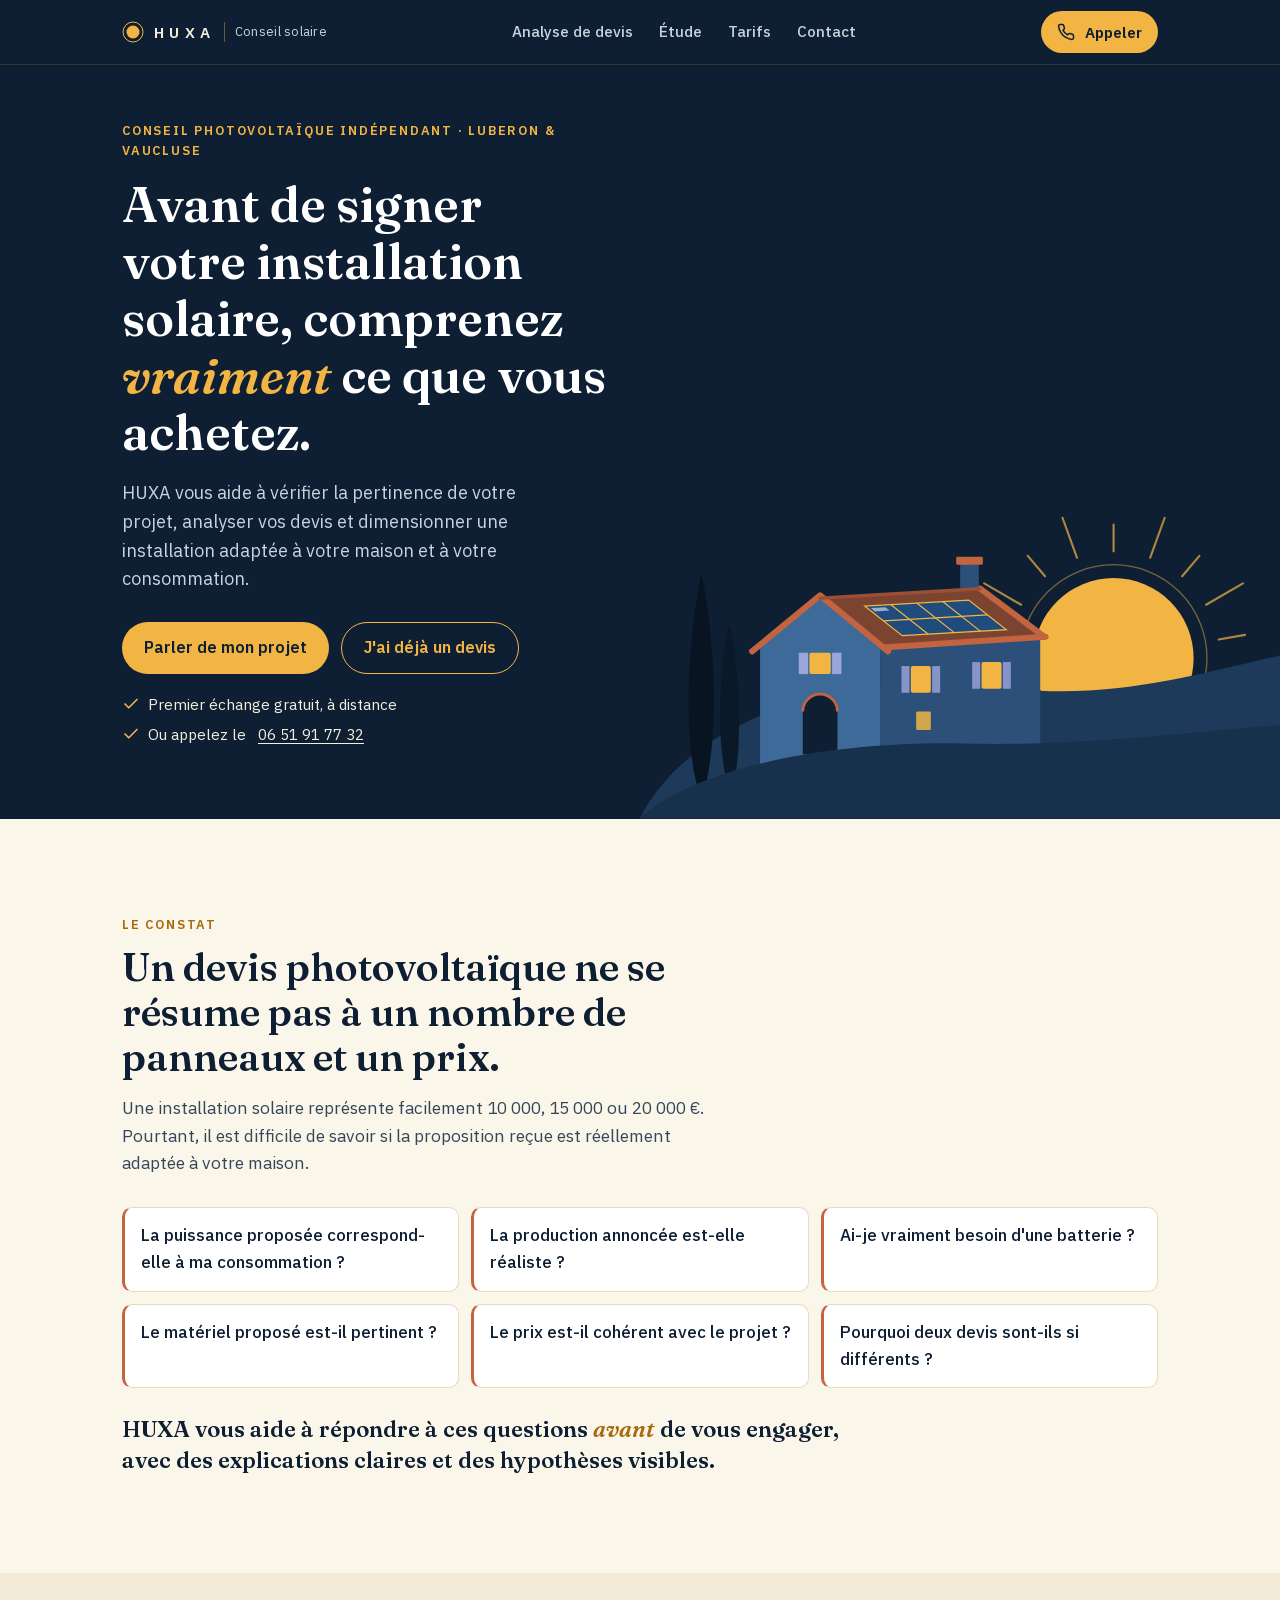
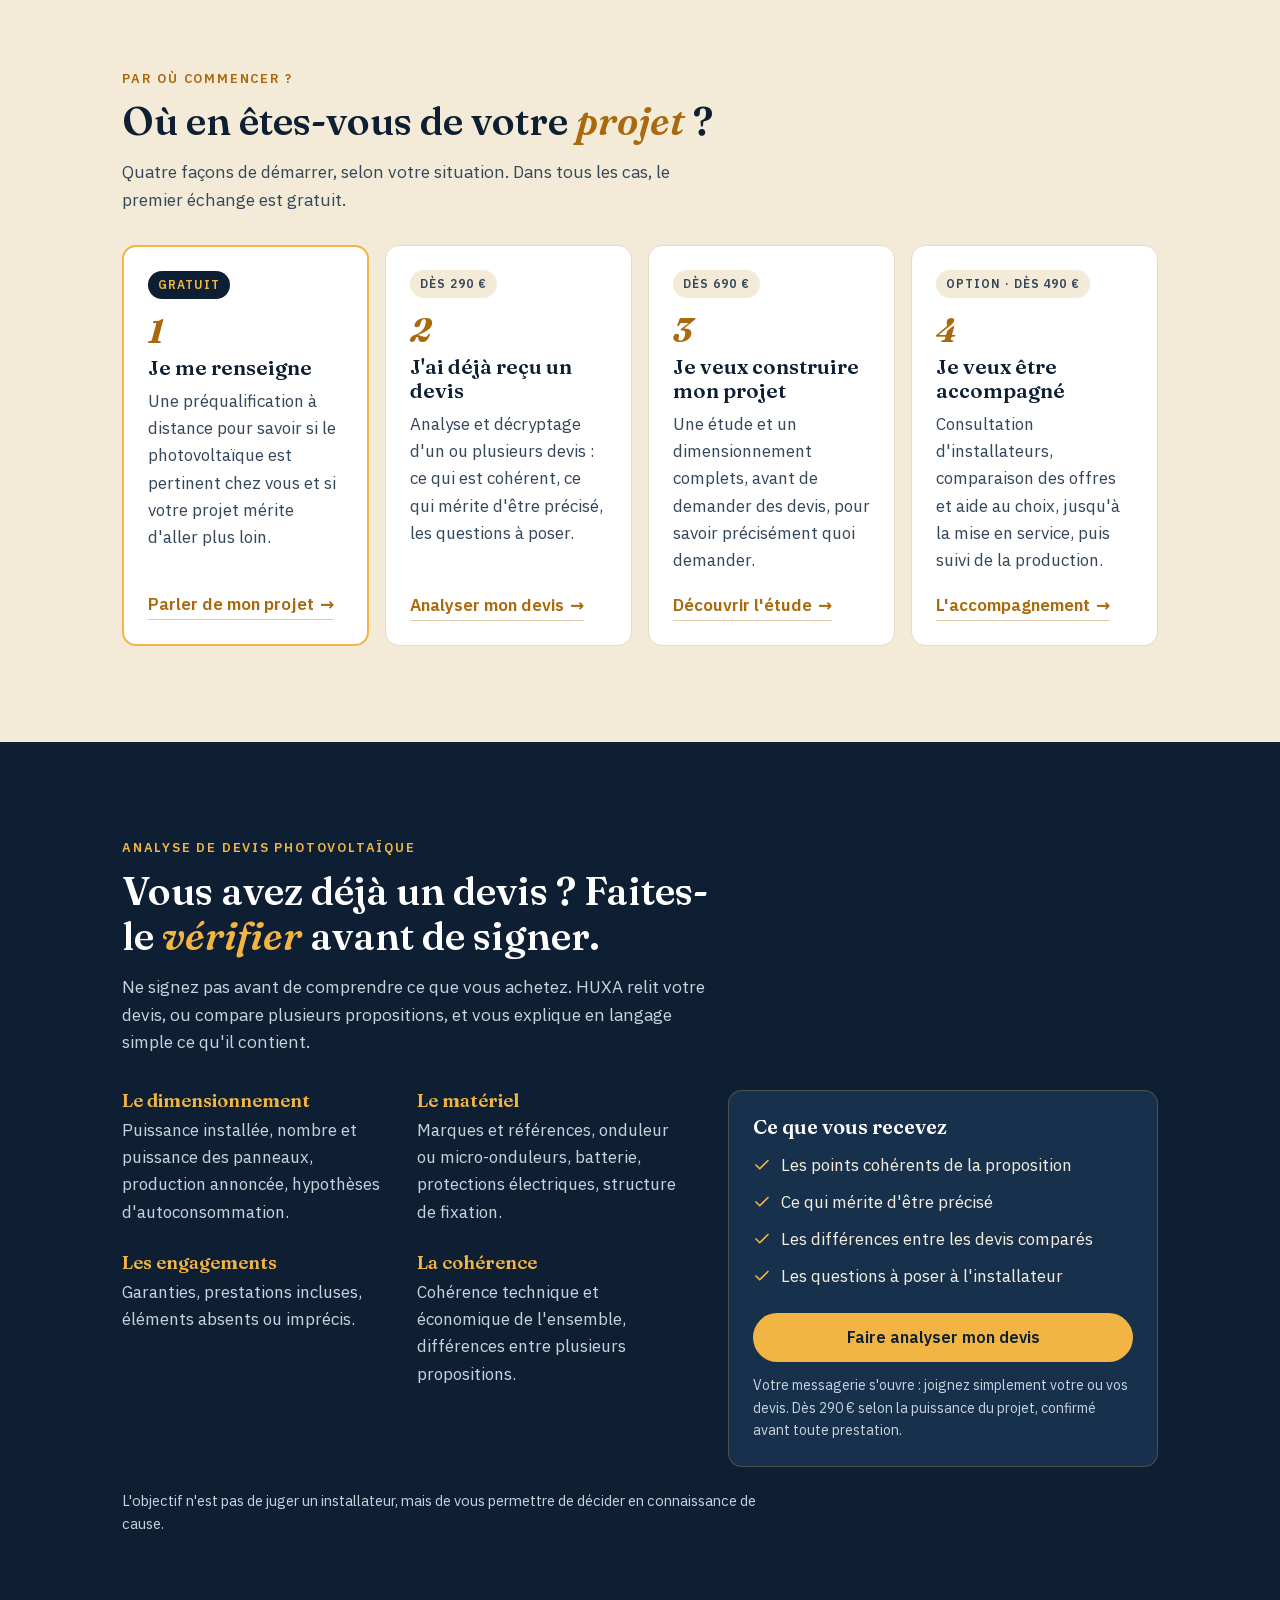
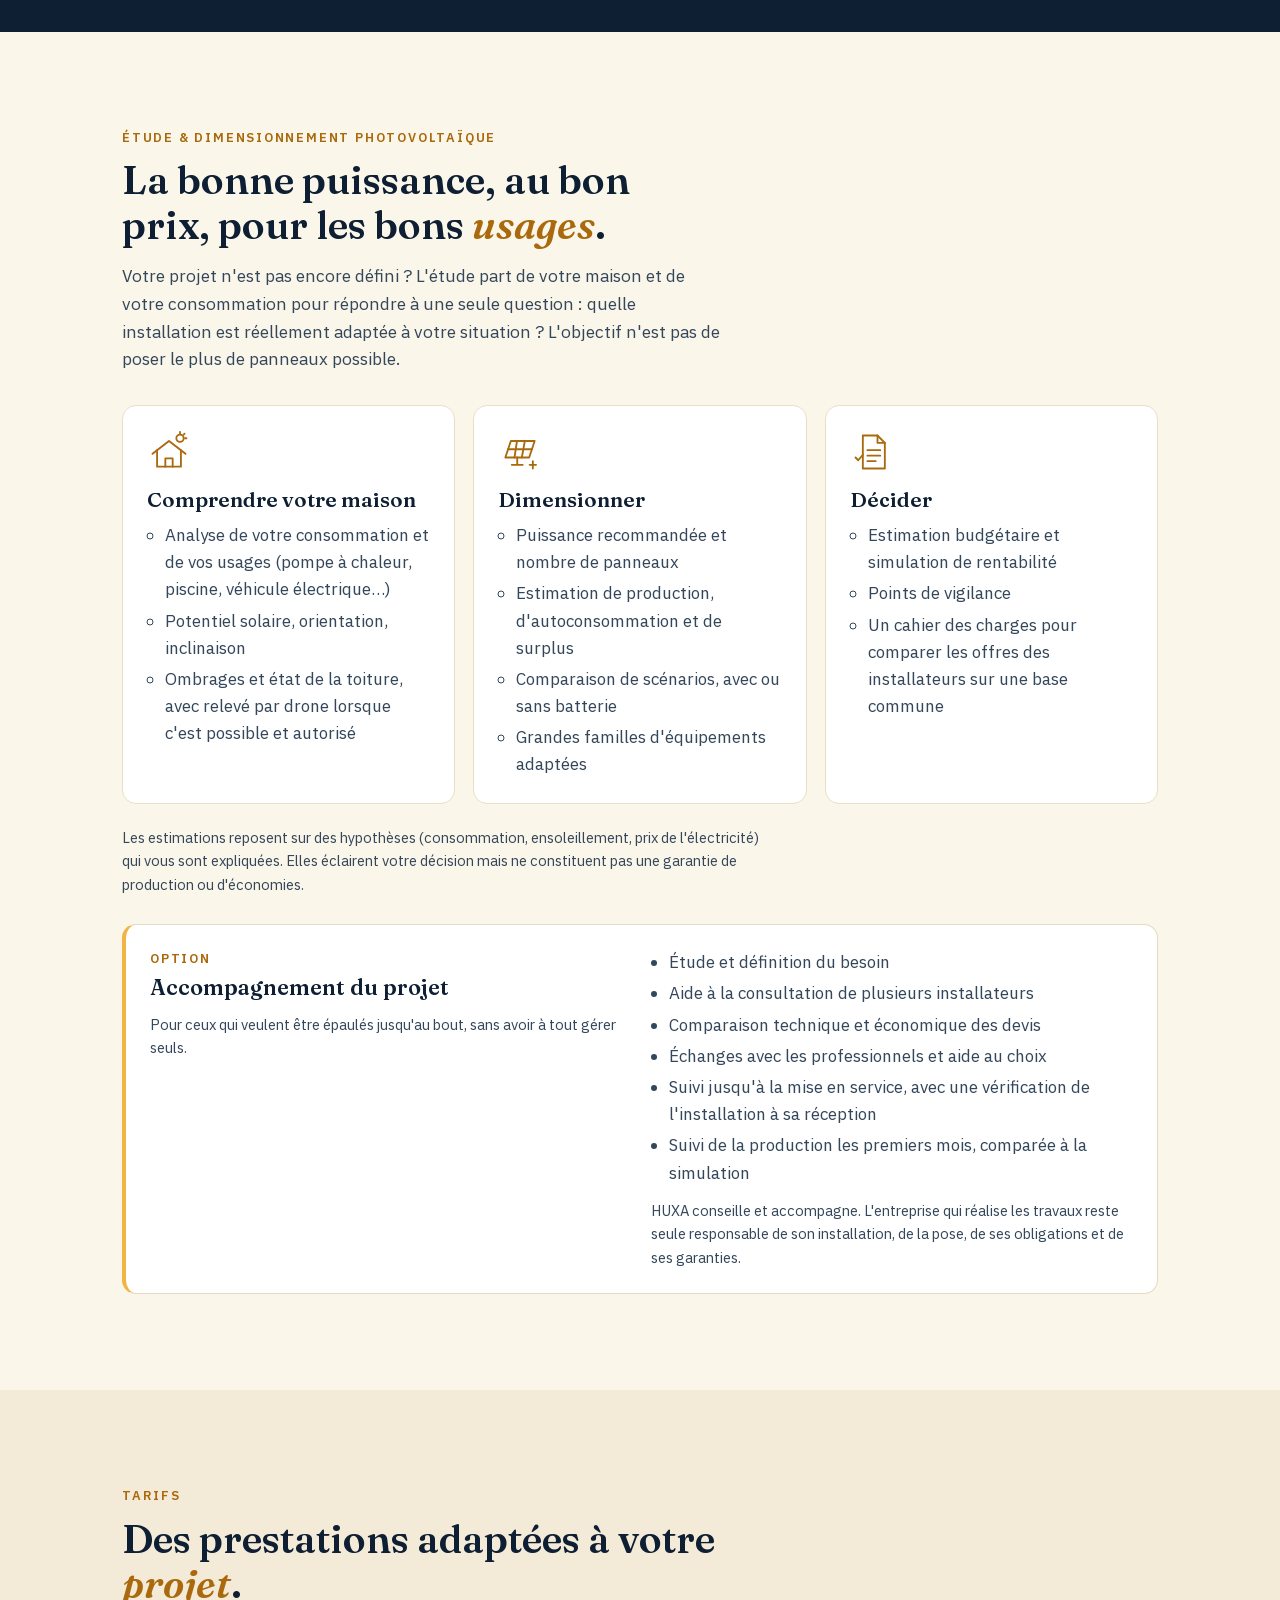
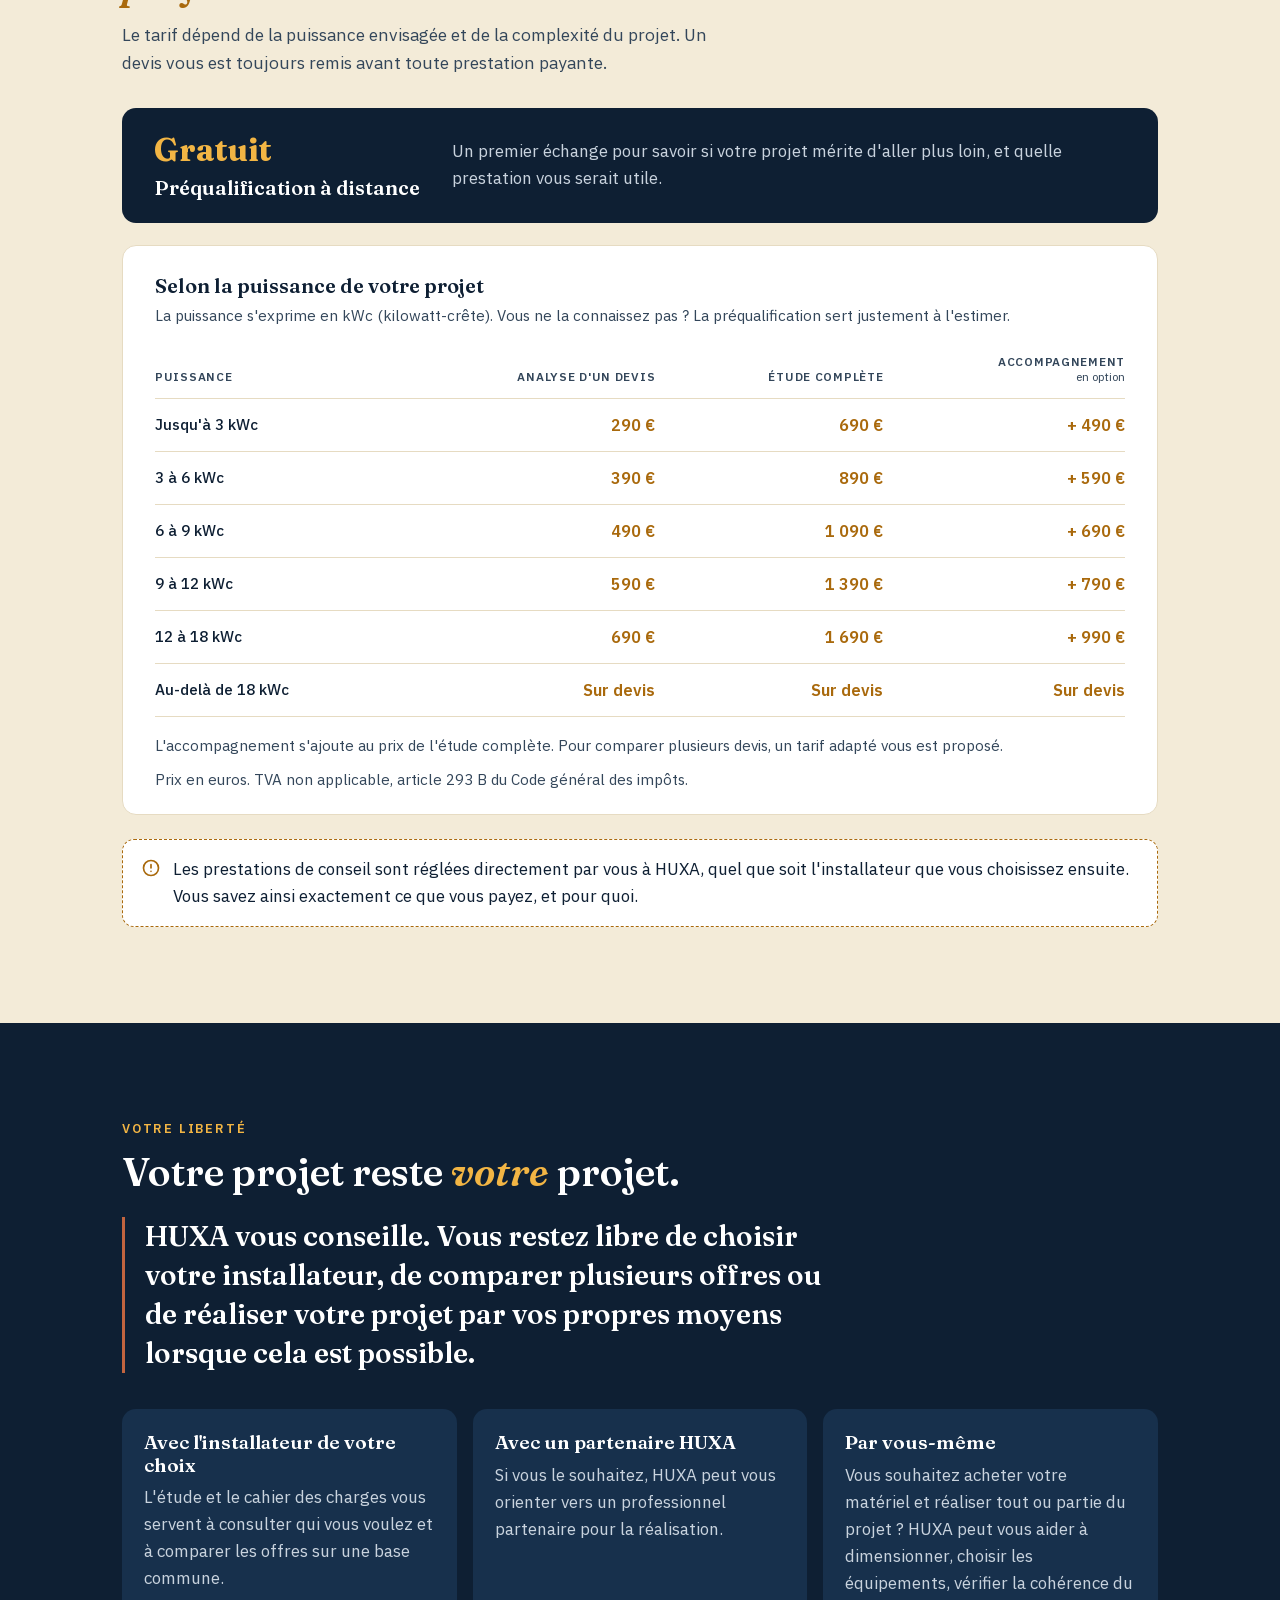
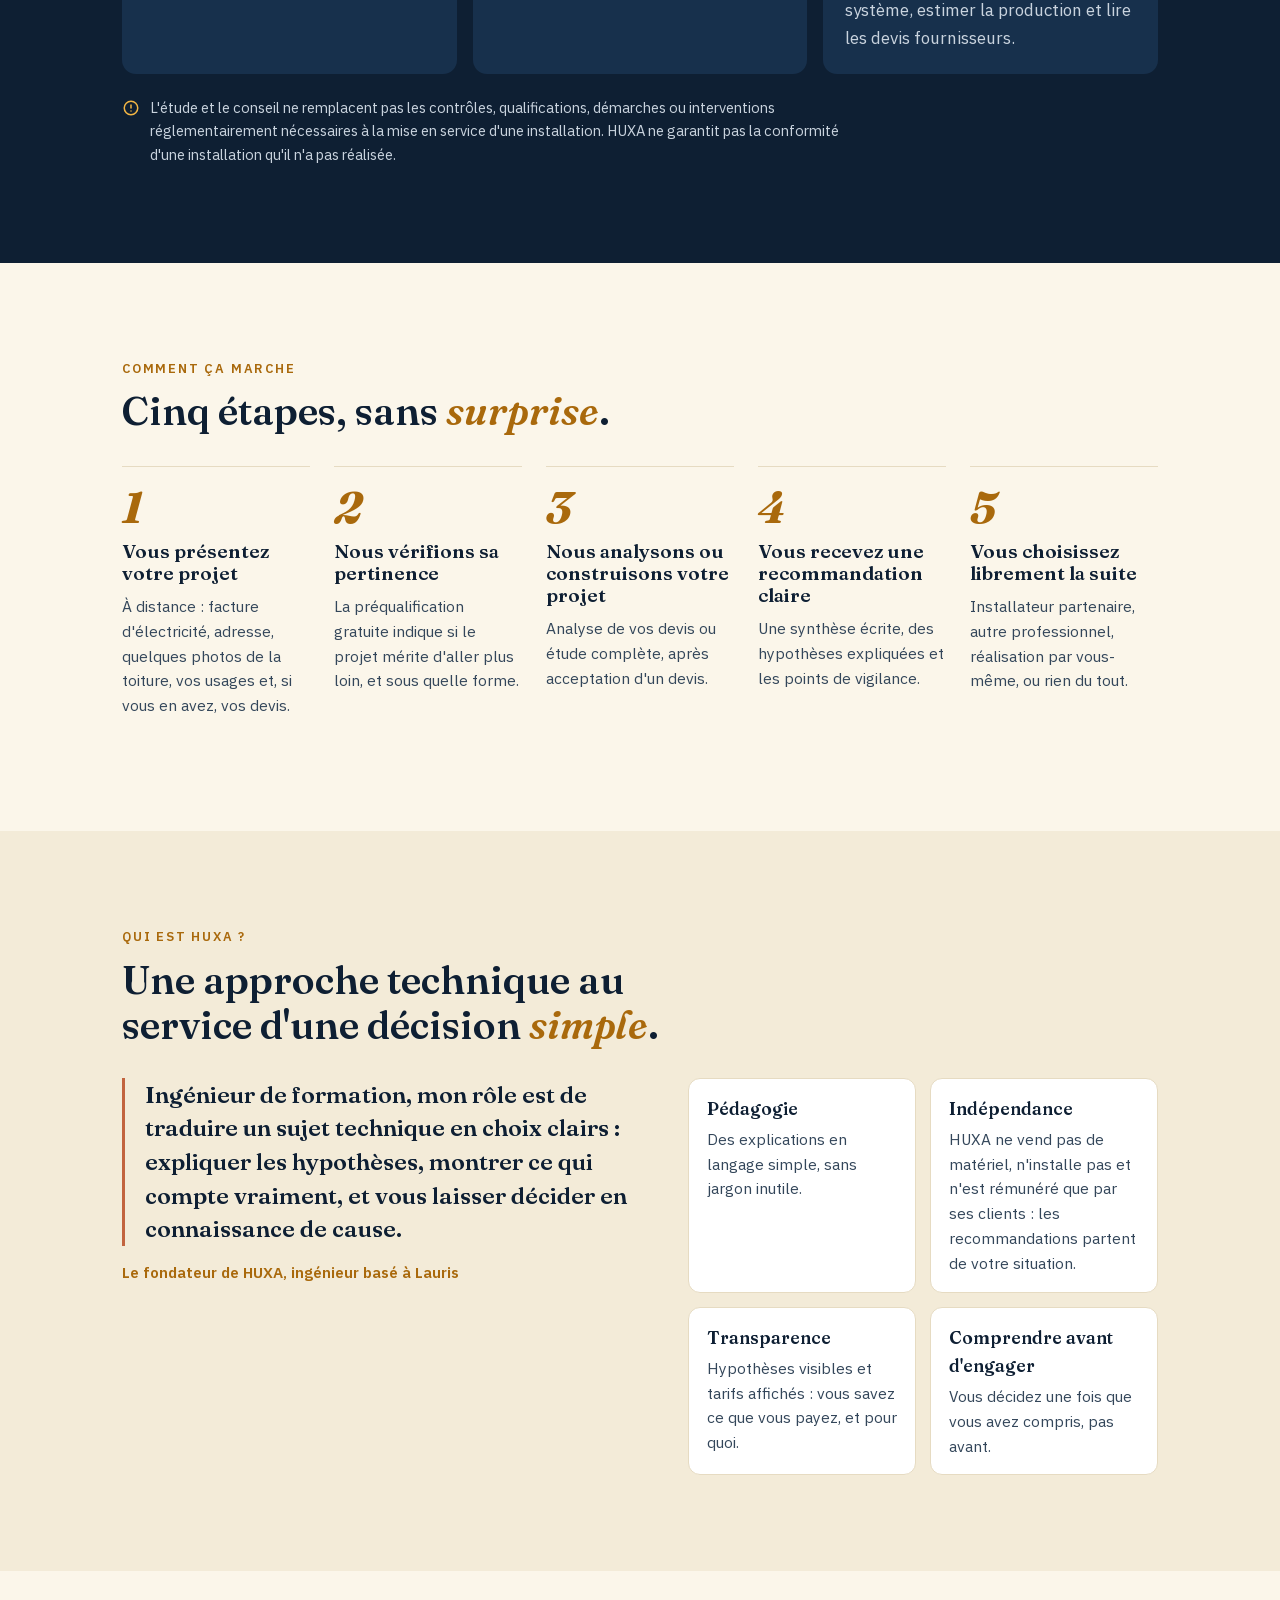
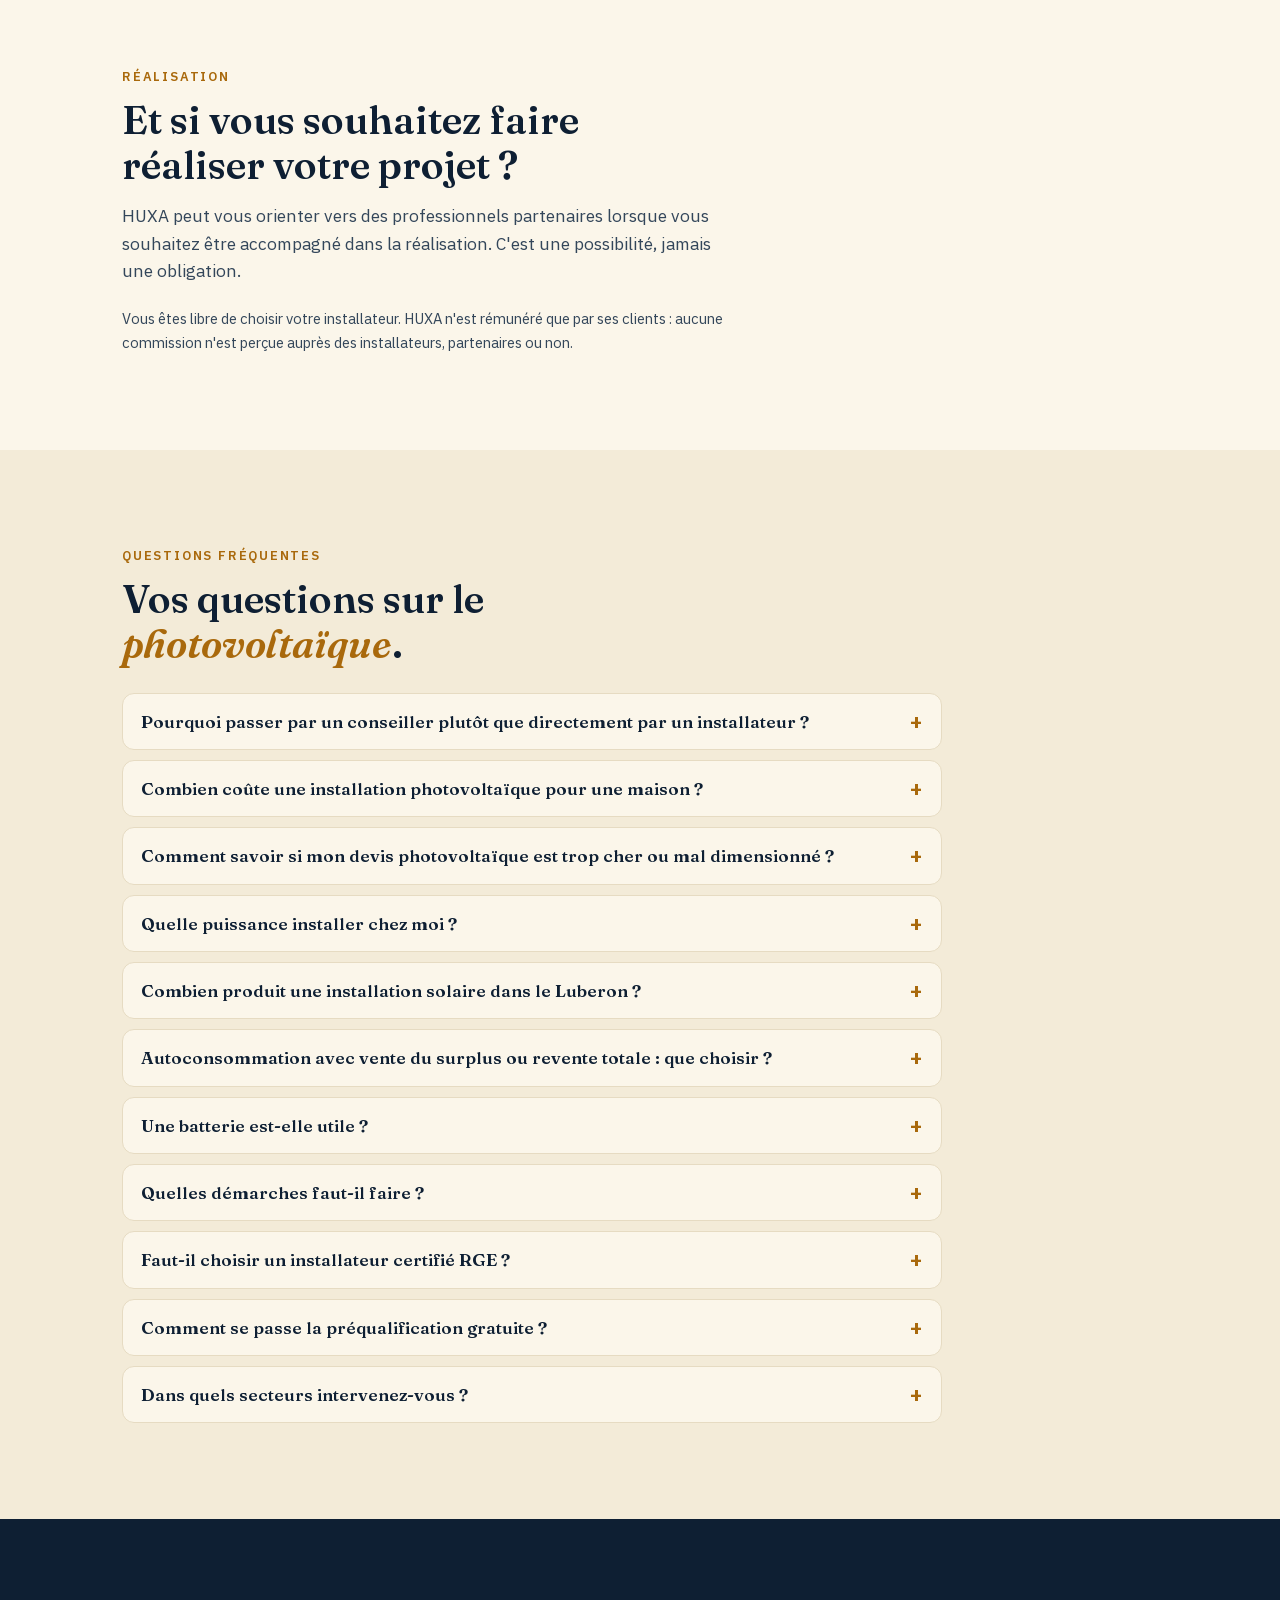
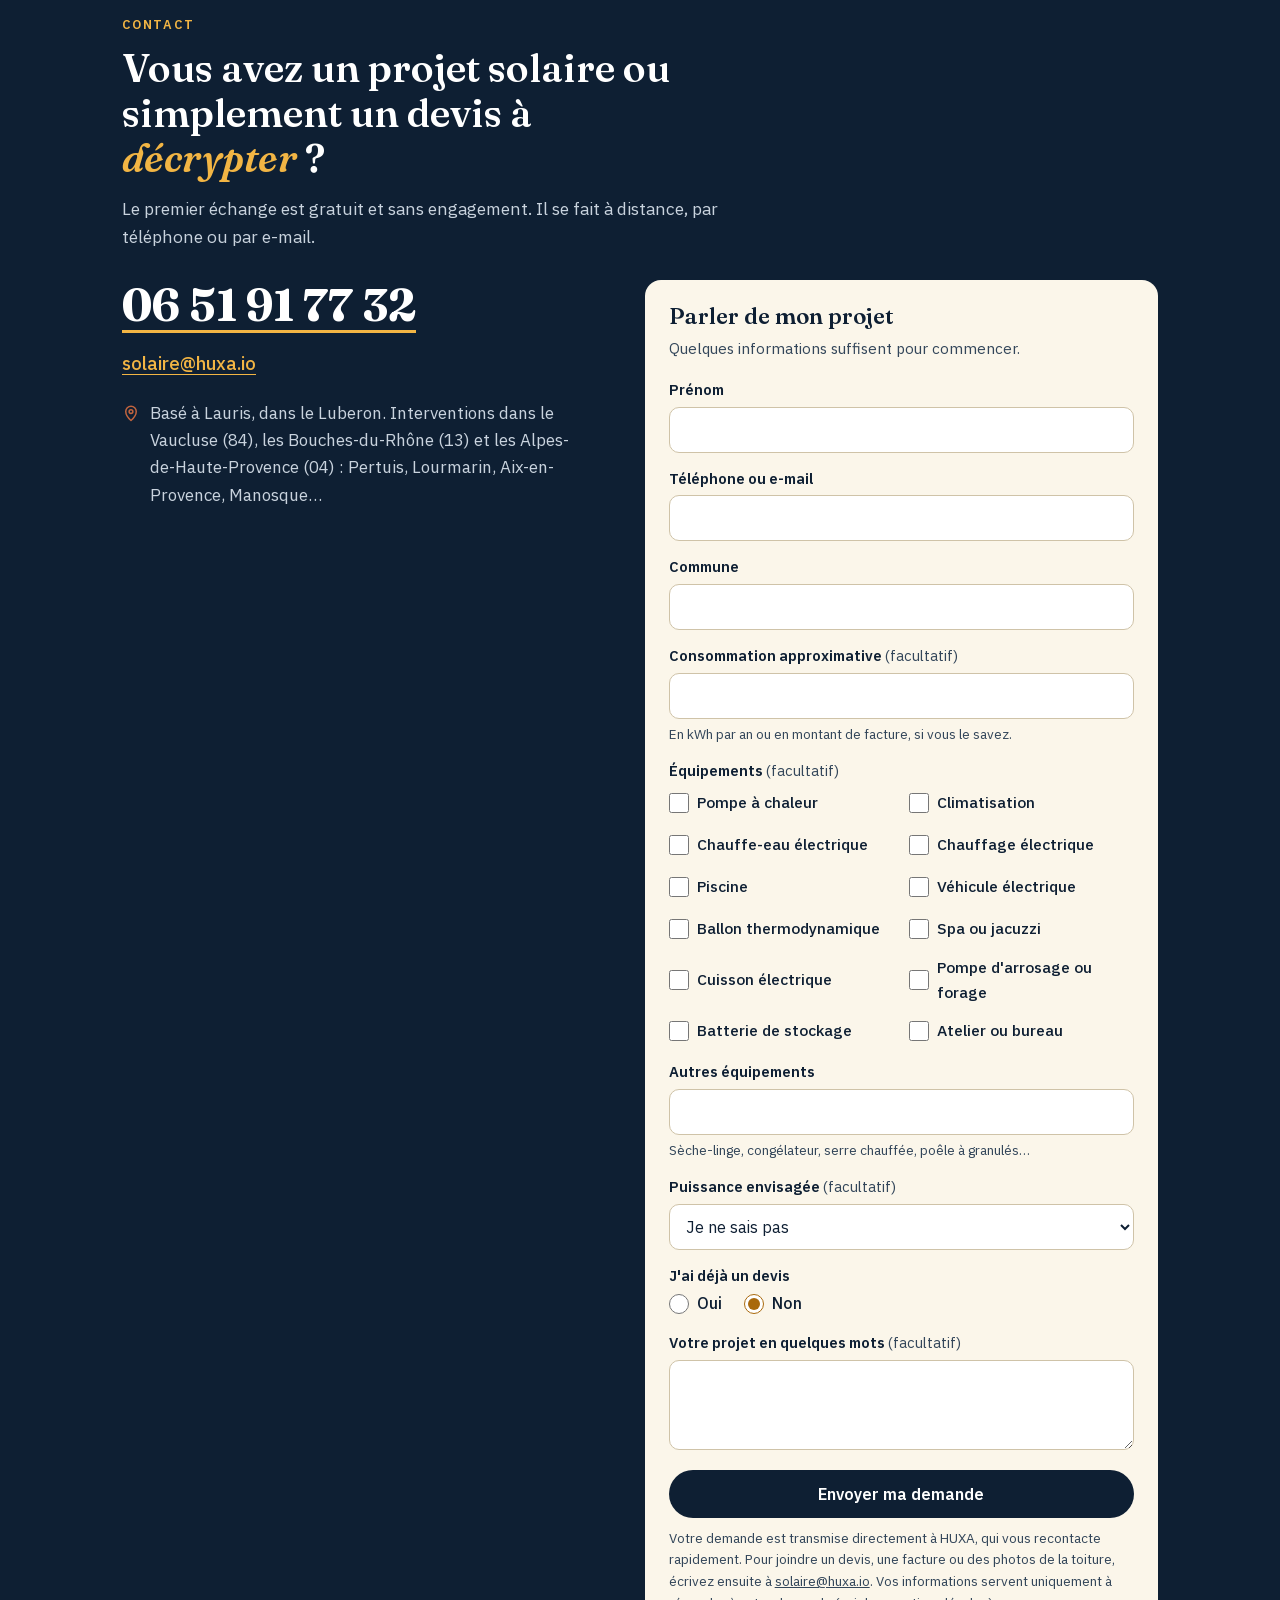
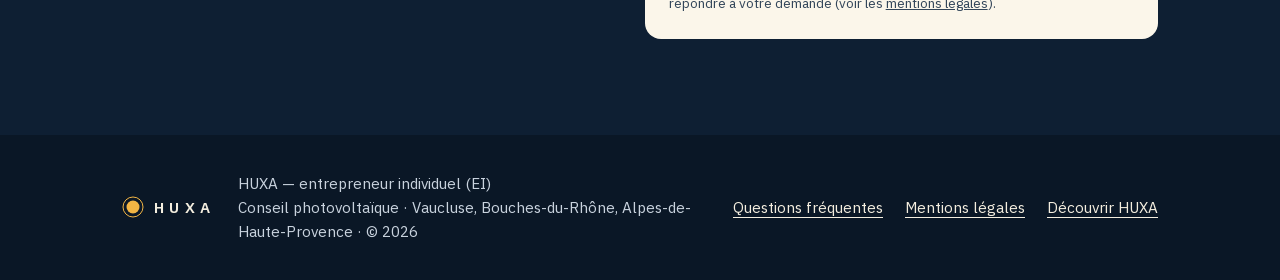
<file: index.html>
<!doctype html>
<html lang="fr">
<head>
<meta charset="utf-8">
<meta name="viewport" content="width=device-width, initial-scale=1">
<title>Conseil et étude photovoltaïque en Vaucluse, analyse de devis – HUXA</title>
<meta name="description" content="Avant de signer, faites vérifier votre projet solaire : analyse de devis photovoltaïque, étude et dimensionnement. Préqualification gratuite. Luberon, Vaucluse.">
<link rel="canonical" href="https://solaire.huxa.io/">
<meta name="theme-color" content="#0E1F33">
<link rel="icon" href="favicon.svg" type="image/svg+xml">
<meta property="og:type" content="website">
<meta property="og:title" content="Avant de signer votre installation solaire, comprenez ce que vous achetez – HUXA">
<meta property="og:description" content="Conseil photovoltaïque en Vaucluse, Bouches-du-Rhône et Alpes-de-Haute-Provence : préqualification gratuite à distance, analyse de devis, étude et dimensionnement, accompagnement.">
<meta property="og:url" content="https://solaire.huxa.io/">
<meta property="og:locale" content="fr_FR">
<meta property="og:site_name" content="HUXA">
<meta property="og:image" content="https://solaire.huxa.io/og-image.png">
<meta property="og:image:width" content="1200">
<meta property="og:image:height" content="630">
<meta property="og:image:alt" content="HUXA, conseil solaire : avant de signer votre installation solaire, comprenez ce que vous achetez.">
<meta name="twitter:card" content="summary_large_image">
<link rel="preload" href="fonts/ibm-plex-sans.woff2" as="font" type="font/woff2" crossorigin>
<link rel="preload" href="fonts/fraunces-normal.woff2" as="font" type="font/woff2" crossorigin>
<link rel="stylesheet" href="fonts/fonts.css">
<script type="application/ld+json">
{
  "@context": "https://schema.org",
  "@type": "ProfessionalService",
  "name": "HUXA – Conseil photovoltaïque",
  "description": "Conseil photovoltaïque pour les particuliers : préqualification gratuite à distance, analyse de devis, étude et dimensionnement d'installations solaires, accompagnement jusqu'au choix d'une solution. HUXA conseille et n'installe pas de matériel.",
  "url": "https://solaire.huxa.io/",
  "logo": "https://solaire.huxa.io/logo.png",
  "image": "https://solaire.huxa.io/og-image.png",
  "telephone": "+33651917732",
  "email": "solaire@huxa.io",
  "address": { "@type": "PostalAddress", "addressLocality": "Lauris", "addressRegion": "Vaucluse", "addressCountry": "FR" },
  "areaServed": [
    { "@type": "AdministrativeArea", "name": "Vaucluse" },
    { "@type": "AdministrativeArea", "name": "Bouches-du-Rhône" },
    { "@type": "AdministrativeArea", "name": "Alpes-de-Haute-Provence" },
    { "@type": "Place", "name": "Luberon" },
    { "@type": "City", "name": "Lauris" },
    { "@type": "City", "name": "Pertuis" },
    { "@type": "City", "name": "Lourmarin" },
    { "@type": "City", "name": "Cadenet" },
    { "@type": "City", "name": "Apt" },
    { "@type": "City", "name": "Cavaillon" },
    { "@type": "City", "name": "Aix-en-Provence" },
    { "@type": "City", "name": "Manosque" }
  ],
  "knowsAbout": ["Photovoltaïque", "Dimensionnement photovoltaïque", "Analyse de devis photovoltaïque", "Autoconsommation solaire"],
  "hasOfferCatalog": {
    "@type": "OfferCatalog",
    "name": "Prestations de conseil photovoltaïque",
    "itemListElement": [
      { "@type": "Offer", "price": "0", "priceCurrency": "EUR", "itemOffered": { "@type": "Service", "name": "Préqualification à distance" } },
      { "@type": "Offer", "priceSpecification": { "@type": "PriceSpecification", "minPrice": "290", "priceCurrency": "EUR" }, "itemOffered": { "@type": "Service", "name": "Analyse de devis photovoltaïque" } },
      { "@type": "Offer", "priceSpecification": { "@type": "PriceSpecification", "minPrice": "690", "priceCurrency": "EUR" }, "itemOffered": { "@type": "Service", "name": "Étude et dimensionnement photovoltaïque" } },
      { "@type": "Offer", "priceSpecification": { "@type": "PriceSpecification", "minPrice": "490", "priceCurrency": "EUR" }, "itemOffered": { "@type": "Service", "name": "Accompagnement de projet photovoltaïque" } }
    ]
  }
}
</script>
<script type="application/ld+json">
{
  "@context": "https://schema.org",
  "@type": "FAQPage",
  "mainEntity": [
    {
      "@type": "Question",
      "name": "Pourquoi passer par un conseiller plutôt que directement par un installateur ?",
      "acceptedAnswer": {
        "@type": "Answer",
        "text": "Un installateur vend une installation : son devis est aussi une offre commerciale. HUXA ne vend pas de matériel, n'installe pas et ne touche aucune commission. Son seul rôle est de vous aider à savoir quelle installation correspond à votre maison, et si les propositions reçues sont cohérentes. Vous gardez ensuite le libre choix de votre installateur."
      }
    },
    {
      "@type": "Question",
      "name": "Combien coûte une installation photovoltaïque pour une maison ?",
      "acceptedAnswer": {
        "@type": "Answer",
        "text": "Le prix dépend surtout de la puissance, du matériel (panneaux, onduleur ou micro-onduleurs, batterie éventuelle), de la toiture et des prestations incluses. Pour une maison, le budget se situe souvent entre 10 000 et 20 000 €. Plus que le prix total, il faut comparer ce qui est réellement inclus et vérifier que la puissance proposée correspond à vos besoins : c'est l'objet de l'analyse de devis."
      }
    },
    {
      "@type": "Question",
      "name": "Comment savoir si mon devis photovoltaïque est trop cher ou mal dimensionné ?",
      "acceptedAnswer": {
        "@type": "Answer",
        "text": "Quelques signaux doivent alerter : une puissance très supérieure à votre consommation, une production ou des économies annoncées sans hypothèses détaillées, une batterie proposée d'office, des marques et références de matériel absentes, un financement lié au devis ou une offre « valable aujourd'hui seulement ». L'analyse de devis HUXA reprend chaque point et vous indique les questions à poser à l'installateur."
      }
    },
    {
      "@type": "Question",
      "name": "Quelle puissance installer chez moi ?",
      "acceptedAnswer": {
        "@type": "Answer",
        "text": "La bonne puissance dépend de votre consommation, du moment de la journée où vous consommez, de vos équipements (pompe à chaleur, piscine, véhicule électrique…), de la surface et de l'orientation de la toiture, et de ce que vous voulez faire du surplus. Plus de panneaux ne veut pas dire plus d'économies : une installation surdimensionnée injecte surtout sur le réseau une électricité moins bien valorisée que celle que vous consommez."
      }
    },
    {
      "@type": "Question",
      "name": "Combien produit une installation solaire dans le Luberon ?",
      "acceptedAnswer": {
        "@type": "Answer",
        "text": "Le sud du Vaucluse fait partie des secteurs les plus ensoleillés de France. Pour une toiture orientée au sud, sans ombrage, on compte en ordre de grandeur 1 300 à 1 500 kWh par an et par kWc installé. Orientation, inclinaison et ombrages (arbres, cheminées, relief) peuvent faire varier ce chiffre sensiblement : c'est pourquoi l'étude les examine maison par maison."
      }
    },
    {
      "@type": "Question",
      "name": "Autoconsommation avec vente du surplus ou revente totale : que choisir ?",
      "acceptedAnswer": {
        "@type": "Answer",
        "text": "Pour un particulier, l'autoconsommation avec vente du surplus est le cas le plus courant : vous consommez directement une partie de votre production et le reste est vendu sous contrat. La revente totale peut se justifier dans certains cas, par exemple une grande toiture avec une faible consommation. Le choix dépend de votre consommation, de la puissance et des tarifs en vigueur, qui évoluent régulièrement : l'étude compare les scénarios chiffrés."
      }
    },
    {
      "@type": "Question",
      "name": "Une batterie est-elle utile ?",
      "acceptedAnswer": {
        "@type": "Answer",
        "text": "Pas systématiquement. Une batterie augmente la part de votre production que vous consommez, mais elle alourdit nettement le budget et sa durée de vie est plus courte que celle des panneaux. Elle peut être pertinente selon vos usages du soir et le prix de l'électricité ; dans bien des cas, décaler certains usages en journée (chauffe-eau, piscine, recharge du véhicule) est plus rentable. L'étude compare les scénarios avec et sans batterie."
      }
    },
    {
      "@type": "Question",
      "name": "Quelles démarches faut-il faire ?",
      "acceptedAnswer": {
        "@type": "Answer",
        "text": "En général : une déclaration préalable de travaux en mairie, une demande de raccordement auprès d'Enedis, l'attestation de conformité électrique (Consuel) et, si vous vendez votre surplus, un contrat d'achat. Dans les secteurs protégés, fréquents dans le Luberon (abords de monuments historiques, sites classés), l'avis de l'architecte des Bâtiments de France est requis et peut imposer des contraintes d'aspect. Ces démarches sont généralement prises en charge par l'installateur ; HUXA vous aide à vérifier qu'elles figurent bien dans le devis."
      }
    },
    {
      "@type": "Question",
      "name": "Faut-il choisir un installateur certifié RGE ?",
      "acceptedAnswer": {
        "@type": "Answer",
        "text": "C'est fortement recommandé : la qualification RGE (QualiPV pour le photovoltaïque) est en pratique nécessaire pour bénéficier des aides publiques et du contrat d'achat du surplus. Elle ne garantit pas à elle seule la qualité d'une offre, mais son absence doit alerter. Vérifiez sa validité dans l'annuaire officiel France Rénov'."
      }
    },
    {
      "@type": "Question",
      "name": "Comment se passe la préqualification gratuite ?",
      "acceptedAnswer": {
        "@type": "Answer",
        "text": "Elle se fait à distance, par téléphone ou par e-mail. Vous transmettez quelques éléments (facture d'électricité, adresse, photos de la toiture, usages et, si vous en avez, vos devis) et HUXA vous dit si le projet mérite d'aller plus loin, et quelle prestation vous serait utile. Elle est gratuite et sans engagement."
      }
    },
    {
      "@type": "Question",
      "name": "Dans quels secteurs intervenez-vous ?",
      "acceptedAnswer": {
        "@type": "Answer",
        "text": "HUXA est basé à Lauris et intervient dans le Vaucluse (84), les Bouches-du-Rhône (13) et les Alpes-de-Haute-Provence (04) : Luberon, Pertuis, Cadenet, Lourmarin, Apt, Cavaillon, Aix-en-Provence, Manosque… La préqualification et l'analyse de devis se font à distance."
      }
    }
  ]
}
</script>
<style>
:root{
  --nuit:#0E1F33;--nuit2:#0A1726;--colline:#17304C;--colline2:#1D3A5A;
  --or:#F2B544;--or-fonce:#A9690C;--creme:#FBF6EA;--sable:#F3EBD8;
  --texte:#0E1F33;--texte2:#33465A;--terre:#C2643F;
  --clair:#F4EEDF;--clair2:#C9D3DE;--bord:#E6DBC2;
  --serif:"Fraunces",Georgia,"Times New Roman",serif;
  --sans:"IBM Plex Sans",system-ui,-apple-system,"Segoe UI",Roboto,sans-serif;
  --max:1100px;
}
*,*::before,*::after{box-sizing:border-box}
html{-webkit-text-size-adjust:100%;scroll-behavior:smooth;scroll-padding-top:72px}
body{margin:0;background:var(--creme);color:var(--texte);font-family:var(--sans);font-size:1.0625rem;line-height:1.6}
h1,h2,h3{font-family:var(--serif);font-weight:600;line-height:1.15;margin:0}
em.or{font-style:italic;color:var(--or)}
em.or-f{font-style:italic;color:var(--or-fonce)}
p{margin:0}
a{color:inherit}
ul{margin:0}
:focus-visible{outline:3px solid var(--or);outline-offset:3px;border-radius:4px}
.clair :focus-visible,.sable :focus-visible{outline-color:var(--or-fonce)}
.wrap{width:100%;max-width:var(--max);margin:0 auto;padding:0 20px}
.skip{position:absolute;left:-999px;top:0;background:var(--or);color:var(--nuit);padding:10px 16px;z-index:10;font-weight:600}
.skip:focus{left:12px;top:12px}

/* Logo */
.logo{display:inline-flex;align-items:center;gap:10px;text-decoration:none;color:var(--clair)}
.logo svg{flex:none}
.logo b{font-family:var(--sans);font-weight:600;letter-spacing:.35em;font-size:.95rem;margin-right:-.35em}
.logo small{font-size:.8rem;color:var(--clair2);letter-spacing:.02em;padding-left:10px;margin-left:4px;border-left:1px solid rgba(242,181,68,.4)}

/* Boutons */
.btn{display:inline-flex;align-items:center;justify-content:center;gap:10px;min-height:48px;padding:12px 22px;border-radius:999px;font-weight:600;text-decoration:none;font-size:1rem;border:0;font-family:inherit;cursor:pointer;transition:background-color .2s,color .2s}
.btn svg{flex:none}
.btn-or{background:var(--or);color:var(--nuit)}
.btn-or:hover{background:#F7C76A}
.btn-contour{border:1.5px solid var(--or);color:var(--or);background:transparent}
.btn-contour:hover{background:rgba(242,181,68,.12)}
.btn-nuit{background:var(--nuit);color:#fff}
.btn-nuit:hover{background:var(--colline2)}
.btn-petit{min-height:42px;padding:8px 16px;font-size:.95rem}
.lien{display:inline-flex;align-items:center;gap:6px;font-weight:600;color:var(--or-fonce);text-decoration:none;border-bottom:1.5px solid rgba(169,105,12,.35);padding-bottom:1px}
.lien:hover{border-bottom-color:var(--or-fonce)}

/* En-tête */
.entete{background:var(--nuit);position:sticky;top:0;z-index:5;border-bottom:1px solid rgba(242,181,68,.15)}
.entete .wrap{display:flex;align-items:center;justify-content:space-between;gap:12px;min-height:64px}
.nav{display:none}
.nav ul{list-style:none;padding:0;display:flex;gap:26px}
.nav a{color:var(--clair2);text-decoration:none;font-size:.95rem;font-weight:500}
.nav a:hover{color:var(--or)}

/* Hero */
.hero{background:var(--nuit);color:var(--clair);overflow:hidden;padding:0}
.hero .wrap{display:grid;gap:28px;padding-top:36px}
.surtitre{font-size:.8rem;font-weight:600;letter-spacing:.14em;text-transform:uppercase;color:var(--or)}
.hero h1{font-size:clamp(1.95rem,7.4vw,3.1rem);margin-top:14px;color:#fff;max-width:20ch}
.hero .sous{margin-top:18px;font-size:1.125rem;color:var(--clair2);max-width:40ch}
.actions{display:flex;flex-direction:column;gap:12px;margin-top:28px}
.rassure{list-style:none;padding:0;margin-top:18px;display:flex;flex-wrap:wrap;gap:6px 20px;font-size:.95rem;color:var(--clair)}
.rassure li{display:flex;align-items:center;gap:8px}
.rassure a{color:var(--clair);text-underline-offset:3px}
.illu{margin:0 -20px;line-height:0}
.illu svg{width:100%;height:auto;display:block}

/* Sections */
section{padding:64px 0}
.clair{background:var(--creme);color:var(--texte)}
.sable{background:var(--sable);color:var(--texte)}
.sombre{background:var(--nuit);color:var(--clair)}
.etiquette{font-size:.8rem;font-weight:600;letter-spacing:.14em;text-transform:uppercase;color:var(--or-fonce)}
.sombre .etiquette{color:var(--or)}
h2{font-size:clamp(1.7rem,5.8vw,2.45rem);margin-top:10px;max-width:24ch}
.sombre h2{color:#fff}
.intro{color:var(--texte2);margin-top:14px;max-width:60ch;font-size:1.08rem}
.sombre .intro{color:var(--clair2)}
.note{margin-top:22px;font-size:.92rem;color:var(--texte2);max-width:72ch}
.sombre .note{color:var(--clair2)}

/* Constat */
.questions{list-style:none;padding:0;display:grid;gap:12px;margin-top:30px}
.questions li{background:#fff;border:1px solid var(--bord);border-left:3px solid var(--terre);border-radius:10px;padding:14px 16px;font-weight:500}
.chute{margin-top:26px;font-family:var(--serif);font-size:clamp(1.15rem,4vw,1.4rem);line-height:1.4;max-width:46ch}

/* Portes d'entrée */
.portes{list-style:none;padding:0;display:grid;gap:16px;margin-top:32px}
.porte{display:flex;flex-direction:column;background:#fff;border:1px solid var(--bord);border-radius:14px;padding:24px}
.porte .tag{align-self:flex-start;font-size:.75rem;font-weight:600;letter-spacing:.08em;text-transform:uppercase;padding:4px 10px;border-radius:999px;background:var(--sable);color:var(--texte2)}
.porte .tag.gratuit{background:var(--nuit);color:var(--or)}
.porte .num{font-family:var(--serif);font-style:italic;font-weight:700;font-size:2.1rem;line-height:1;color:var(--or-fonce);margin-top:16px}
.porte h3{font-size:1.3rem;margin-top:8px}
.porte p{color:var(--texte2);margin-top:8px;flex:1}
.porte .lien{margin-top:18px;align-self:flex-start}
.porte.phare{border:2px solid var(--or)}

/* Analyse de devis */
.devis-grille{display:grid;gap:28px;margin-top:34px}
.groupes{display:grid;gap:22px}
.groupe h3{font-size:1.15rem;color:var(--or)}
.groupe p{color:var(--clair2);margin-top:6px}
.recu{background:var(--colline);border:1px solid rgba(242,181,68,.25);border-radius:14px;padding:24px}
.recu h3{font-size:1.25rem;color:#fff}
.coches{list-style:none;padding:0;margin-top:14px;display:grid;gap:10px}
.coches li{display:flex;gap:10px;align-items:flex-start}
.coches svg{flex:none;margin-top:4px}
.recu .btn{margin-top:22px;width:100%}
.recu .petit{margin-top:12px;font-size:.88rem;color:var(--clair2)}

/* Étude */
.cartes{display:grid;gap:18px;margin-top:32px;padding:0;list-style:none}
.carte{background:#fff;border:1px solid #EADFC6;border-radius:14px;padding:24px}
.carte svg{display:block}
.carte h3{font-size:1.3rem;margin-top:14px}
.carte ul{padding-left:18px;margin-top:10px;color:var(--texte2)}
.carte li+li{margin-top:4px}
.option{margin-top:28px;display:grid;gap:18px;background:#fff;border:1px solid var(--bord);border-left:4px solid var(--or);border-radius:14px;padding:24px}
.option h3{font-size:1.35rem;margin-top:6px}
.option ul{padding-left:18px;color:var(--texte2)}
.option li+li{margin-top:4px}
.option .resp{font-size:.92rem;color:var(--texte2);margin-top:12px}

/* Tarifs */
.tarifs{display:grid;gap:22px;margin-top:32px}
.gratuit-bloc{display:grid;gap:8px;background:var(--nuit);color:var(--clair);border-radius:14px;padding:24px}
.gratuit-bloc .prix{font-family:var(--serif);font-size:2rem;font-weight:700;color:var(--or);line-height:1.1}
.gratuit-bloc h3{font-size:1.25rem;color:#fff;margin-top:8px}
.gratuit-bloc p{color:var(--clair2)}
.gratuit-bloc p.prix{color:var(--or)}
.grille{background:#fff;border:1px solid var(--bord);border-radius:14px;padding:22px 22px 18px}
.grille h3{font-size:1.25rem}
.grille .sous-t{color:var(--texte2);margin-top:6px;font-size:.95rem}
table{width:100%;border-collapse:collapse;margin-top:14px;font-size:.98rem}
th,td{text-align:right;padding:11px 6px;border-bottom:1px solid var(--bord);vertical-align:top}
thead th{font-size:.74rem;letter-spacing:.06em;text-transform:uppercase;color:var(--texte2);font-weight:600;line-height:1.3;vertical-align:bottom}
th:first-child{text-align:left;padding-left:0}
td:last-child,th:last-child{padding-right:0}
tbody th{font-weight:500;font-size:.95rem}
td{font-weight:600;color:var(--or-fonce);white-space:nowrap}
.th-sous{display:block;font-weight:400;text-transform:none;letter-spacing:0}
.table-scroll{overflow-x:auto}
.tarifs>*{min-width:0}
@media (max-width:599px){
  .grille{padding:20px 14px 16px}
  table{font-size:.9rem}
  th,td{padding:10px 3px}
  thead th{font-size:.66rem;letter-spacing:.03em}
  tbody th{font-size:.88rem}
}
.autres{display:grid;gap:10px;margin-top:16px;font-size:.95rem;color:var(--texte2)}
.autres strong{color:var(--texte)}
.sr{position:absolute;width:1px;height:1px;overflow:hidden;clip:rect(0 0 0 0);white-space:nowrap}
.deduction{display:flex;gap:12px;align-items:flex-start;margin-top:24px;padding:16px 18px;border-radius:12px;background:#fff;border:1px dashed var(--or-fonce);color:var(--texte)}
.deduction svg{flex:none;margin-top:2px}

/* Liberté */
.manifeste{margin-top:22px;font-family:var(--serif);font-size:clamp(1.3rem,4.8vw,1.75rem);line-height:1.4;color:#fff;max-width:40ch;padding-left:20px;border-left:3px solid var(--terre)}
.chemins{list-style:none;padding:0;display:grid;gap:16px;margin-top:36px}
.chemin{background:var(--colline);border-radius:14px;padding:22px}
.chemin h3{font-size:1.2rem;color:#fff}
.chemin p{color:var(--clair2);margin-top:8px}
.prudence{display:flex;gap:10px;align-items:flex-start;margin-top:22px;font-size:.92rem;color:var(--clair2);max-width:80ch}
.prudence svg{flex:none;margin-top:3px}

/* Étapes */
.etapes{display:grid;gap:24px;margin-top:32px;padding:0;list-style:none}
.etape{display:grid;align-content:start;grid-template-columns:52px 1fr;gap:6px 14px;align-items:baseline;padding-top:18px;border-top:1px solid var(--bord)}
.etape .num{font-family:var(--serif);font-style:italic;font-weight:700;font-size:2.8rem;line-height:1;color:var(--or-fonce)}
.etape h3{font-size:1.2rem}
.etape p{grid-column:2;color:var(--texte2)}

/* Qui */
.qui-grille{display:grid;gap:30px;margin-top:30px}
.qui blockquote{margin:0;padding-left:20px;border-left:3px solid var(--terre)}
.qui blockquote p{font-family:var(--serif);font-size:clamp(1.15rem,4.4vw,1.45rem);line-height:1.45}
.qui figure{margin:0}
.qui figcaption{margin-top:14px;color:var(--or-fonce);font-weight:600;font-size:.95rem}
.valeurs{list-style:none;padding:0;display:grid;gap:14px}
.valeurs li{background:#fff;border:1px solid var(--bord);border-radius:12px;padding:16px 18px}
.valeurs strong{display:block;font-family:var(--serif);font-size:1.1rem;font-weight:600}
.valeurs span{display:block;color:var(--texte2);margin-top:4px;font-size:.97rem}

/* Partenaires */

/* Contact */
.contact-grille{display:grid;gap:34px;margin-top:30px}
.coord .tel{display:inline-block;font-family:var(--serif);font-weight:700;font-size:clamp(2rem,9vw,2.8rem);color:#fff;text-decoration:none;line-height:1.1;border-bottom:3px solid var(--or)}
.coord .tel:hover{color:var(--or)}
.coord .mail{display:inline-block;margin-top:16px;font-size:1.15rem;font-weight:500;color:var(--or);text-underline-offset:4px}
.coord .lieu{display:flex;gap:10px;align-items:flex-start;margin-top:22px;color:var(--clair2)}
.coord .lieu svg{flex:none;margin-top:4px}
.formulaire{background:var(--creme);color:var(--texte);border-radius:16px;padding:24px}
.formulaire h3{font-size:1.4rem}
.formulaire .aide{color:var(--texte2);font-size:.95rem;margin-top:6px}
.champs{display:grid;gap:14px;margin-top:18px}
.champ{display:grid;gap:5px}
.champ label,.champ legend{font-size:.92rem;font-weight:600}
.champ .opt{font-weight:400;color:var(--texte2)}
.aide-champ{font-size:.85rem;color:var(--texte2)}
.champ input[type=text],.champ select,.champ textarea{width:100%;min-height:46px;padding:10px 12px;border:1.5px solid #CFC3A8;border-radius:10px;background:#fff;font:1rem var(--sans);color:var(--texte)}
.champ textarea{min-height:90px;resize:vertical}
.champ input:focus,.champ select:focus,.champ textarea:focus{outline:3px solid var(--or-fonce);outline-offset:1px;border-color:var(--or-fonce)}
fieldset.champ{border:0;padding:0;margin:0}
fieldset.champ legend{padding:0}
.formulaire :focus-visible{outline-color:var(--or-fonce)}
.radios{display:flex;gap:22px;margin-top:4px}
.radios label{display:flex;align-items:center;gap:8px;font-weight:500;font-size:1rem}
.radios input{width:20px;height:20px;accent-color:var(--or-fonce);margin:0}
.cases{display:grid;grid-template-columns:repeat(2,minmax(0,1fr));gap:10px 16px;margin-top:4px}
.cases label{display:flex;align-items:center;gap:8px;font-weight:500;font-size:.98rem;min-height:32px}
.cases input{flex:none;width:20px;height:20px;accent-color:var(--or-fonce);margin:0}
.champ .autre{margin-top:8px}
.faq{margin-top:26px;display:grid;gap:10px;max-width:820px}
.question{background:var(--creme);border:1px solid var(--bord);border-radius:12px}
.question summary{cursor:pointer;list-style:none;display:flex;justify-content:space-between;align-items:flex-start;gap:16px;padding:16px 18px;font-family:var(--serif);font-weight:600;font-size:1.08rem;line-height:1.35}
.question summary::-webkit-details-marker{display:none}
.question summary::after{content:"+";flex:none;font-family:var(--sans);font-size:1.4rem;line-height:1;color:var(--or-fonce)}
.question[open] summary::after{content:"\2212"}
.question summary:focus-visible{outline:3px solid var(--or-fonce);outline-offset:2px;border-radius:12px}
.question p{margin:0;padding:0 18px 18px;color:var(--texte2);max-width:68ch}
@media (max-width:400px){.cases{grid-template-columns:1fr;gap:6px}}
.formulaire .btn{width:100%;margin-top:6px}
.formulaire .petit{font-size:.85rem;color:var(--texte2);margin-top:10px}
.formulaire .piege{position:absolute;left:-9999px;width:1px;height:1px;overflow:hidden}
.formulaire .statut{margin-top:12px;font-size:.95rem;font-weight:500}
.formulaire .statut:empty{display:none}
.formulaire .statut.ok{padding:12px 14px;border-radius:10px;background:#E6F0E2;color:#24451C}
.formulaire .statut.erreur{padding:12px 14px;border-radius:10px;background:#F6E1D8;color:#7A2E14}
.formulaire .statut a{color:inherit}

/* Pied */
.pied{background:var(--nuit2);color:var(--clair2);padding:36px 0;font-size:.95rem}
.pied .wrap{display:grid;gap:16px}
.pied nav ul{list-style:none;margin:0;padding:0;display:flex;flex-wrap:wrap;gap:8px 22px}
.pied nav a{color:var(--clair);text-underline-offset:4px}
.pied nav a:hover{color:var(--or)}

/* Tablette */
@media (min-width:600px){
  .wrap{padding:0 32px}
  .actions{flex-direction:row;flex-wrap:wrap}
  .illu{margin:0 -32px}
  .questions{grid-template-columns:1fr 1fr}
  .portes{grid-template-columns:1fr 1fr}
  .cartes{grid-template-columns:repeat(3,1fr)}
  .chemins{grid-template-columns:repeat(3,1fr)}
  .valeurs{grid-template-columns:1fr 1fr}
  .option{grid-template-columns:1fr 1fr;align-items:start}
}
@media (min-width:600px) and (max-width:899px){
  .cartes{grid-template-columns:1fr 1fr}
  .cartes .carte:last-child{grid-column:1 / -1}
  .chemins{grid-template-columns:1fr}
}
/* Desktop */
@media (min-width:900px){
  section{padding:96px 0}
  .nav{display:block}
  .hero .wrap{grid-template-columns:1fr 1.05fr;align-items:end;gap:24px;padding-top:56px}
  .hero .texte{padding-bottom:72px}
  .illu{margin:0 calc(-1 * max(32px, (100vw - var(--max)) / 2 + 32px)) 0 0}
  .questions{grid-template-columns:repeat(3,1fr)}
  .portes{grid-template-columns:repeat(4,1fr)}
  .devis-grille{grid-template-columns:1.3fr 1fr;gap:48px;align-items:start}
  .groupes{grid-template-columns:1fr 1fr;gap:26px 32px}
  .gratuit-bloc{grid-template-columns:auto 1fr;gap:32px;align-items:center;padding:24px 32px}
  .grille{padding:28px 32px 22px}
  table{font-size:1.02rem}
  th,td{padding:13px 10px}
  .etapes{grid-template-columns:repeat(5,1fr);gap:24px}
  .etape{grid-template-columns:1fr;gap:10px}
  .etape p{grid-column:1;font-size:.97rem}
  .qui-grille{grid-template-columns:1.1fr 1fr;gap:48px;align-items:start}
  .contact-grille{grid-template-columns:1fr 1.1fr;gap:56px;align-items:start}
  .pied .wrap{grid-template-columns:auto 1fr auto;align-items:center;gap:28px}
}
@media (max-width:380px){
  .logo{gap:8px}
  .logo small{font-size:.72rem;padding-left:8px;margin-left:2px}
  .entete .btn{padding:8px 14px}
}
@media (prefers-reduced-motion:reduce){
  html{scroll-behavior:auto}
  *,*::before,*::after{transition:none!important;animation:none!important}
}
</style>
</head>
<body>
<a class="skip" href="#contenu">Aller au contenu</a>

<header class="entete">
  <div class="wrap">
    <a class="logo" href="./" aria-label="HUXA, conseil solaire — accueil">
      <svg width="22" height="22" viewBox="0 0 22 22" aria-hidden="true" focusable="false"><circle cx="11" cy="11" r="10" fill="none" stroke="#F2B544" stroke-width="1"/><circle cx="11" cy="11" r="6.5" fill="#F2B544"/></svg>
      <b>HUXA</b><small>Conseil solaire</small>
    </a>
    <nav class="nav" aria-label="Navigation principale">
      <ul>
        <li><a href="#devis">Analyse de devis</a></li>
        <li><a href="#etude">Étude</a></li>
        <li><a href="#tarifs">Tarifs</a></li>
        <li><a href="#contact">Contact</a></li>
      </ul>
    </nav>
    <a class="btn btn-or btn-petit" href="tel:+33651917732" data-goatcounter-click="clic-telephone" aria-label="Appeler le 06 51 91 77 32">
      <svg width="18" height="18" viewBox="0 0 24 24" fill="none" stroke="currentColor" stroke-width="2" stroke-linecap="round" stroke-linejoin="round" aria-hidden="true" focusable="false"><path d="M22 16.9v3a2 2 0 0 1-2.2 2 19.8 19.8 0 0 1-8.6-3.1 19.5 19.5 0 0 1-6-6A19.8 19.8 0 0 1 2.1 4.2 2 2 0 0 1 4.1 2h3a2 2 0 0 1 2 1.7c.1.9.4 1.8.7 2.7a2 2 0 0 1-.5 2.1L8 9.8a16 16 0 0 0 6 6l1.3-1.3a2 2 0 0 1 2.1-.4c.9.3 1.8.6 2.7.7a2 2 0 0 1 1.7 2z"/></svg>
      Appeler
    </a>
  </div>
</header>

<main id="contenu">

  <!-- 1. HERO -->
  <section class="hero" aria-labelledby="titre-hero">
    <div class="wrap">
      <div class="texte">
        <p class="surtitre">Conseil photovoltaïque indépendant · Luberon &amp; Vaucluse</p>
        <h1 id="titre-hero">Avant de signer votre installation solaire, comprenez <em class="or">vraiment</em> ce que vous achetez.</h1>
        <p class="sous">HUXA vous aide à vérifier la pertinence de votre projet, analyser vos devis et dimensionner une installation adaptée à votre maison et à votre consommation.</p>
        <div class="actions">
          <a class="btn btn-or" href="#contact">Parler de mon projet</a>
          <a class="btn btn-contour" href="#devis">J'ai déjà un devis</a>
        </div>
        <ul class="rassure">
          <li><svg width="18" height="18" viewBox="0 0 24 24" fill="none" stroke="#F2B544" stroke-width="2.2" stroke-linecap="round" stroke-linejoin="round" aria-hidden="true" focusable="false"><path d="M20 6 9 17l-5-5"/></svg>Premier échange gratuit, à distance</li>
          <li><svg width="18" height="18" viewBox="0 0 24 24" fill="none" stroke="#F2B544" stroke-width="2.2" stroke-linecap="round" stroke-linejoin="round" aria-hidden="true" focusable="false"><path d="M20 6 9 17l-5-5"/></svg>Ou appelez le&nbsp;<a href="tel:+33651917732" data-goatcounter-click="clic-telephone">06 51 91 77 32</a></li>
        </ul>
      </div>

      <div class="illu">
        <svg viewBox="40 120 480 240" role="img" aria-labelledby="illu-titre" preserveAspectRatio="xMidYMax meet">
          <title id="illu-titre">Un mas provençal équipé de panneaux solaires sur une colline, entre deux cyprès, au coucher du soleil</title>
          <!-- Rayons -->
          <g stroke="#F2B544" stroke-width="1.6" stroke-linecap="round" opacity=".7">
            <line x1="325.7" y1="200" x2="298" y2="184"/>
            <line x1="343.6" y1="178.7" x2="330.7" y2="163.4"/>
            <line x1="367.6" y1="164.8" x2="356.7" y2="134.8"/>
            <line x1="395" y1="160" x2="395" y2="140"/>
            <line x1="422.4" y1="164.8" x2="433.3" y2="134.8"/>
            <line x1="446.4" y1="178.7" x2="459.3" y2="163.4"/>
            <line x1="464.3" y1="200" x2="492" y2="184"/>
            <line x1="473.8" y1="226.1" x2="493.5" y2="222.6"/>
          </g>
          <!-- Soleil -->
          <circle cx="395" cy="240" r="70" fill="none" stroke="#F2B544" stroke-width="1" opacity=".45"/>
          <circle cx="395" cy="240" r="60" fill="#F2B544"/>
          <!-- Colline arrière -->
          <path d="M40 360C70 300 160 248 310 262C390 272 450 254 520 238V360H0Z" fill="#1D3A5A"/>

          <!-- Cyprès -->
          <path d="M84 340C72 300 75 230 86 176C97 230 99 300 88 340Z" fill="#081422"/>
          <path d="M106 336C97 304 99 252 107 214C115 252 117 304 110 336Z" fill="#0A1828"/>

          <!-- Mas : mur latéral -->
          <path d="M220 230L340 222V330H220Z" fill="#2C5079"/>
          <!-- Mas : pignon -->
          <path d="M130 330V230L175 195L220 230V330Z" fill="#3E6A9A"/>
          <!-- Cheminée -->
          <path d="M280 168H294V190L280 191Z" fill="#2C5079"/>
          <rect x="277" y="164" width="20" height="6" rx="1" fill="#C2643F"/>
          <!-- Toit -->
          <path d="M175 195L295 188L342 223L220 231Z" fill="#7A4430"/>
          <!-- Panneaux solaires -->
          <path d="M208.4 201L286.4 196.5L314.6 218.7L236.6 223.2Z" fill="#1F4B7D"/>
          <g stroke="#F2B544" stroke-width=".9" fill="none">
            <path d="M208.4 201L286.4 196.5L314.6 218.7L236.6 223.2Z"/>
            <path d="M227.9 199.9L256.1 222.1M247.4 198.7L275.6 220.9M266.9 197.6L295.1 219.8M222.5 212.1L300.5 207.6"/>
          </g>
          <path d="M213 202.5L224 201.9L227 204.4L216 205Z" fill="#fff" opacity=".55"/>
          <!-- Bords de toit terre cuite -->
          <g stroke="#C2643F" stroke-width="4.5" stroke-linecap="round" stroke-linejoin="round" fill="none">
            <path d="M124 235L175 193L226 235"/>
            <path d="M222 232L344 224"/>
            <path d="M295 188L343 224"/>
          </g>
          <path d="M175 195L295 188" stroke="#9C4F33" stroke-width="2.5" stroke-linecap="round"/>
          <!-- Fenêtre pignon + volets -->
          <rect x="167" y="236" width="16" height="16" rx="1.5" fill="#F2B544"/>
          <rect x="159" y="236" width="7" height="16" fill="#9AA6DA"/>
          <rect x="184" y="236" width="7" height="16" fill="#9AA6DA"/>
          <!-- Porte en arc -->
          <path d="M162 312V280A13 13 0 0 1 188 280V312Z" fill="#0E1F33"/>
          <path d="M162 280A13 13 0 0 1 188 280" stroke="#C2643F" stroke-width="2" fill="none"/>
          <!-- Fenêtres mur latéral + volets -->
          <rect x="243" y="246" width="15" height="20" rx="1.5" fill="#F2B544"/>
          <rect x="236" y="246" width="6" height="20" fill="#8794C8"/>
          <rect x="259" y="246" width="6" height="20" fill="#8794C8"/>
          <rect x="296" y="243" width="15" height="20" rx="1.5" fill="#F2B544"/>
          <rect x="289" y="243" width="6" height="20" fill="#8794C8"/>
          <rect x="312" y="243" width="6" height="20" fill="#8794C8"/>
          <rect x="247" y="280" width="11" height="14" rx="1" fill="#F2B544" opacity=".85"/>
          <!-- Colline avant -->
          <path d="M40 360C70 330 160 302 282 304C364 306 430 298 520 290V360Z" fill="#17304C"/>
        </svg>
      </div>
    </div>
  </section>

  <!-- 2. LE CONSTAT -->
  <section class="clair" aria-labelledby="titre-constat">
    <div class="wrap">
      <p class="etiquette">Le constat</p>
      <h2 id="titre-constat">Un devis photovoltaïque ne se résume pas à un nombre de panneaux et un prix.</h2>
      <p class="intro">Une installation solaire représente facilement 10&nbsp;000, 15&nbsp;000 ou 20&nbsp;000&nbsp;€. Pourtant, il est difficile de savoir si la proposition reçue est réellement adaptée à votre maison.</p>
      <ul class="questions">
        <li>La puissance proposée correspond-elle à ma consommation&nbsp;?</li>
        <li>La production annoncée est-elle réaliste&nbsp;?</li>
        <li>Ai-je vraiment besoin d'une batterie&nbsp;?</li>
        <li>Le matériel proposé est-il pertinent&nbsp;?</li>
        <li>Le prix est-il cohérent avec le projet&nbsp;?</li>
        <li>Pourquoi deux devis sont-ils si différents&nbsp;?</li>
      </ul>
      <p class="chute">HUXA vous aide à répondre à ces questions <em class="or-f">avant</em> de vous engager, avec des explications claires et des hypothèses visibles.</p>
    </div>
  </section>

  <!-- 3. LES PORTES D'ENTRÉE -->
  <section class="sable" id="offres" aria-labelledby="titre-offres">
    <div class="wrap">
      <p class="etiquette">Par où commencer&nbsp;?</p>
      <h2 id="titre-offres">Où en êtes-vous de votre <em class="or-f">projet</em>&nbsp;?</h2>
      <p class="intro">Quatre façons de démarrer, selon votre situation. Dans tous les cas, le premier échange est gratuit.</p>
      <ul class="portes">
        <li class="porte phare">
          <span class="tag gratuit">Gratuit</span>
          <span class="num" aria-hidden="true">1</span>
          <h3>Je me renseigne</h3>
          <p>Une préqualification à distance pour savoir si le photovoltaïque est pertinent chez vous et si votre projet mérite d'aller plus loin.</p>
          <a class="lien" href="#contact">Parler de mon projet <span aria-hidden="true">→</span></a>
        </li>
        <li class="porte">
          <span class="tag">Dès 290&nbsp;€</span>
          <span class="num" aria-hidden="true">2</span>
          <h3>J'ai déjà reçu un devis</h3>
          <p>Analyse et décryptage d'un ou plusieurs devis&nbsp;: ce qui est cohérent, ce qui mérite d'être précisé, les questions à poser.</p>
          <a class="lien" href="#devis">Analyser mon devis <span aria-hidden="true">→</span></a>
        </li>
        <li class="porte">
          <span class="tag">Dès 690&nbsp;€</span>
          <span class="num" aria-hidden="true">3</span>
          <h3>Je veux construire mon projet</h3>
          <p>Une étude et un dimensionnement complets, avant de demander des devis, pour savoir précisément quoi demander.</p>
          <a class="lien" href="#etude">Découvrir l'étude <span aria-hidden="true">→</span></a>
        </li>
        <li class="porte">
          <span class="tag">Option · dès 490&nbsp;€</span>
          <span class="num" aria-hidden="true">4</span>
          <h3>Je veux être accompagné</h3>
          <p>Consultation d'installateurs, comparaison des offres et aide au choix, jusqu'à la mise en service, puis suivi de la production.</p>
          <a class="lien" href="#accompagnement">L'accompagnement <span aria-hidden="true">→</span></a>
        </li>
      </ul>
    </div>
  </section>

  <!-- 4. ANALYSE DE DEVIS -->
  <section class="sombre" id="devis" aria-labelledby="titre-devis">
    <div class="wrap">
      <p class="etiquette">Analyse de devis photovoltaïque</p>
      <h2 id="titre-devis">Vous avez déjà un devis&nbsp;? Faites-le <em class="or">vérifier</em> avant de signer.</h2>
      <p class="intro">Ne signez pas avant de comprendre ce que vous achetez. HUXA relit votre devis, ou compare plusieurs propositions, et vous explique en langage simple ce qu'il contient.</p>
      <div class="devis-grille">
        <div class="groupes">
          <div class="groupe">
            <h3>Le dimensionnement</h3>
            <p>Puissance installée, nombre et puissance des panneaux, production annoncée, hypothèses d'autoconsommation.</p>
          </div>
          <div class="groupe">
            <h3>Le matériel</h3>
            <p>Marques et références, onduleur ou micro-onduleurs, batterie, protections électriques, structure de fixation.</p>
          </div>
          <div class="groupe">
            <h3>Les engagements</h3>
            <p>Garanties, prestations incluses, éléments absents ou imprécis.</p>
          </div>
          <div class="groupe">
            <h3>La cohérence</h3>
            <p>Cohérence technique et économique de l'ensemble, différences entre plusieurs propositions.</p>
          </div>
        </div>
        <div class="recu">
          <h3>Ce que vous recevez</h3>
          <ul class="coches">
            <li><svg width="18" height="18" viewBox="0 0 24 24" fill="none" stroke="#F2B544" stroke-width="2.2" stroke-linecap="round" stroke-linejoin="round" aria-hidden="true" focusable="false"><path d="M20 6 9 17l-5-5"/></svg>Les points cohérents de la proposition</li>
            <li><svg width="18" height="18" viewBox="0 0 24 24" fill="none" stroke="#F2B544" stroke-width="2.2" stroke-linecap="round" stroke-linejoin="round" aria-hidden="true" focusable="false"><path d="M20 6 9 17l-5-5"/></svg>Ce qui mérite d'être précisé</li>
            <li><svg width="18" height="18" viewBox="0 0 24 24" fill="none" stroke="#F2B544" stroke-width="2.2" stroke-linecap="round" stroke-linejoin="round" aria-hidden="true" focusable="false"><path d="M20 6 9 17l-5-5"/></svg>Les différences entre les devis comparés</li>
            <li><svg width="18" height="18" viewBox="0 0 24 24" fill="none" stroke="#F2B544" stroke-width="2.2" stroke-linecap="round" stroke-linejoin="round" aria-hidden="true" focusable="false"><path d="M20 6 9 17l-5-5"/></svg>Les questions à poser à l'installateur</li>
          </ul>
          <a class="btn btn-or" data-goatcounter-click="clic-mail-devis" href="mailto:solaire@huxa.io?subject=Analyse%20de%20devis%20photovolta%C3%AFque&amp;body=Bonjour%2C%0A%0AJe%20souhaite%20faire%20analyser%20mon%20devis%20photovolta%C3%AFque%20(joint%20%C3%A0%20ce%20message).%0A%0APr%C3%A9nom%20%3A%0ACommune%20%3A%0AT%C3%A9l%C3%A9phone%20%3A%0A%0AMerci%20!">Faire analyser mon devis</a>
          <p class="petit">Votre messagerie s'ouvre&nbsp;: joignez simplement votre ou vos devis. Dès 290&nbsp;€ selon la puissance du projet, confirmé avant toute prestation.</p>
        </div>
      </div>
      <p class="note">L'objectif n'est pas de juger un installateur, mais de vous permettre de décider en connaissance de cause.</p>
    </div>
  </section>

  <!-- 5. ÉTUDE & DIMENSIONNEMENT -->
  <section class="clair" id="etude" aria-labelledby="titre-etude">
    <div class="wrap">
      <p class="etiquette">Étude &amp; dimensionnement photovoltaïque</p>
      <h2 id="titre-etude">La bonne puissance, au bon prix, pour les bons <em class="or-f">usages</em>.</h2>
      <p class="intro">Votre projet n'est pas encore défini&nbsp;? L'étude part de votre maison et de votre consommation pour répondre à une seule question&nbsp;: quelle installation est réellement adaptée à votre situation&nbsp;? L'objectif n'est pas de poser le plus de panneaux possible.</p>
      <ul class="cartes">
        <li class="carte">
          <svg width="44" height="44" viewBox="0 0 48 48" fill="none" stroke="#A9690C" stroke-width="2" stroke-linecap="round" stroke-linejoin="round" aria-hidden="true" focusable="false"><path d="M6 26 24 12l18 14"/><path d="M11 22v18h26V22"/><circle cx="36" cy="9" r="4"/><path d="M36 2v1.5M43 9h-1.5M41 4l-1 1"/><path d="M20 40v-9h8v9"/></svg>
          <h3>Comprendre votre maison</h3>
          <ul>
            <li>Analyse de votre consommation et de vos usages (pompe à chaleur, piscine, véhicule électrique…)</li>
            <li>Potentiel solaire, orientation, inclinaison</li>
            <li>Ombrages et état de la toiture, avec relevé par drone lorsque c'est possible et autorisé</li>
          </ul>
        </li>
        <li class="carte">
          <svg width="44" height="44" viewBox="0 0 48 48" fill="none" stroke="#A9690C" stroke-width="2" stroke-linecap="round" stroke-linejoin="round" aria-hidden="true" focusable="false"><path d="M8 30 14 12h26l-6 18Z"/><path d="M11 21h26M20.7 12 18 30M29.3 12 26 30"/><path d="M21 30v8M15 38h12"/><path d="M38 34v8M34.5 38h7"/></svg>
          <h3>Dimensionner</h3>
          <ul>
            <li>Puissance recommandée et nombre de panneaux</li>
            <li>Estimation de production, d'autoconsommation et de surplus</li>
            <li>Comparaison de scénarios, avec ou sans batterie</li>
            <li>Grandes familles d'équipements adaptées</li>
          </ul>
        </li>
        <li class="carte">
          <svg width="44" height="44" viewBox="0 0 48 48" fill="none" stroke="#A9690C" stroke-width="2" stroke-linecap="round" stroke-linejoin="round" aria-hidden="true" focusable="false"><path d="M14 6h16l8 8v28H14z"/><path d="M30 6v8h8"/><path d="M19 22h14M19 28h14M19 34h9"/><path d="m6 30 3 3 5-6"/></svg>
          <h3>Décider</h3>
          <ul>
            <li>Estimation budgétaire et simulation de rentabilité</li>
            <li>Points de vigilance</li>
            <li>Un cahier des charges pour comparer les offres des installateurs sur une base commune</li>
          </ul>
        </li>
      </ul>
      <p class="note">Les estimations reposent sur des hypothèses (consommation, ensoleillement, prix de l'électricité) qui vous sont expliquées. Elles éclairent votre décision mais ne constituent pas une garantie de production ou d'économies.</p>

      <div class="option" id="accompagnement">
        <div>
          <p class="etiquette">Option</p>
          <h3>Accompagnement du projet</h3>
          <p class="resp">Pour ceux qui veulent être épaulés jusqu'au bout, sans avoir à tout gérer seuls.</p>
        </div>
        <div>
          <ul>
            <li>Étude et définition du besoin</li>
            <li>Aide à la consultation de plusieurs installateurs</li>
            <li>Comparaison technique et économique des devis</li>
            <li>Échanges avec les professionnels et aide au choix</li>
            <li>Suivi jusqu'à la mise en service, avec une vérification de l'installation à sa réception</li>
            <li>Suivi de la production les premiers mois, comparée à la simulation</li>
          </ul>
          <p class="resp">HUXA conseille et accompagne. L'entreprise qui réalise les travaux reste seule responsable de son installation, de la pose, de ses obligations et de ses garanties.</p>
        </div>
      </div>
    </div>
  </section>

  <!-- 6. TARIFICATION -->
  <section class="sable" id="tarifs" aria-labelledby="titre-tarifs">
    <div class="wrap">
      <p class="etiquette">Tarifs</p>
      <h2 id="titre-tarifs">Des prestations adaptées à votre <em class="or-f">projet</em>.</h2>
      <p class="intro">Le tarif dépend de la puissance envisagée et de la complexité du projet. Un devis vous est toujours remis avant toute prestation payante.</p>
      <div class="tarifs">
        <div class="gratuit-bloc">
          <div>
            <p class="prix">Gratuit</p>
            <h3>Préqualification à distance</h3>
          </div>
          <p>Un premier échange pour savoir si votre projet mérite d'aller plus loin, et quelle prestation vous serait utile.</p>
        </div>
        <div class="grille">
          <h3>Selon la puissance de votre projet</h3>
          <p class="sous-t">La puissance s'exprime en kWc (kilowatt-crête). Vous ne la connaissez pas&nbsp;? La préqualification sert justement à l'estimer.</p>
          <div class="table-scroll">
            <table>
              <caption class="sr">Tarifs des prestations selon la puissance envisagée</caption>
              <thead>
                <tr>
                  <th scope="col">Puissance</th>
                  <th scope="col">Analyse d'un devis</th>
                  <th scope="col">Étude complète</th>
                  <th scope="col">Accompagne&shy;ment <span class="th-sous">en option</span></th>
                </tr>
              </thead>
              <tbody>
                <tr><th scope="row">Jusqu'à 3&nbsp;kWc</th><td>290&nbsp;€</td><td>690&nbsp;€</td><td>+&nbsp;490&nbsp;€</td></tr>
                <tr><th scope="row">3 à 6&nbsp;kWc</th><td>390&nbsp;€</td><td>890&nbsp;€</td><td>+&nbsp;590&nbsp;€</td></tr>
                <tr><th scope="row">6 à 9&nbsp;kWc</th><td>490&nbsp;€</td><td>1&nbsp;090&nbsp;€</td><td>+&nbsp;690&nbsp;€</td></tr>
                <tr><th scope="row">9 à 12&nbsp;kWc</th><td>590&nbsp;€</td><td>1&nbsp;390&nbsp;€</td><td>+&nbsp;790&nbsp;€</td></tr>
                <tr><th scope="row">12 à 18&nbsp;kWc</th><td>690&nbsp;€</td><td>1&nbsp;690&nbsp;€</td><td>+&nbsp;990&nbsp;€</td></tr>
                <tr><th scope="row">Au-delà de 18&nbsp;kWc</th><td>Sur devis</td><td>Sur devis</td><td>Sur devis</td></tr>
              </tbody>
            </table>
          </div>
          <div class="autres">
            <p>L'accompagnement s'ajoute au prix de l'étude complète. Pour comparer plusieurs devis, un tarif adapté vous est proposé.</p>
            <p>Prix en euros. TVA non applicable, article 293 B du Code général des impôts.</p>
          </div>
        </div>
      </div>
      <p class="deduction">
        <svg width="20" height="20" viewBox="0 0 24 24" fill="none" stroke="#A9690C" stroke-width="2" stroke-linecap="round" stroke-linejoin="round" aria-hidden="true" focusable="false"><circle cx="12" cy="12" r="9"/><path d="M12 8v4M12 16h.01"/></svg>
        <span>Les prestations de conseil sont réglées directement par vous à HUXA, quel que soit l'installateur que vous choisissez ensuite. Vous savez ainsi exactement ce que vous payez, et pour quoi.</span>
      </p>
    </div>
  </section>

  <!-- 7. LIBERTÉ DU CLIENT -->
  <section class="sombre" id="liberte" aria-labelledby="titre-liberte">
    <div class="wrap">
      <p class="etiquette">Votre liberté</p>
      <h2 id="titre-liberte">Votre projet reste <em class="or">votre</em> projet.</h2>
      <p class="manifeste">HUXA vous conseille. Vous restez libre de choisir votre installateur, de comparer plusieurs offres ou de réaliser votre projet par vos propres moyens lorsque cela est possible.</p>
      <ul class="chemins">
        <li class="chemin">
          <h3>Avec l'installateur de votre choix</h3>
          <p>L'étude et le cahier des charges vous servent à consulter qui vous voulez et à comparer les offres sur une base commune.</p>
        </li>
        <li class="chemin">
          <h3>Avec un partenaire HUXA</h3>
          <p>Si vous le souhaitez, HUXA peut vous orienter vers un professionnel partenaire pour la réalisation.</p>
        </li>
        <li class="chemin">
          <h3>Par vous-même</h3>
          <p>Vous souhaitez acheter votre matériel et réaliser tout ou partie du projet&nbsp;? HUXA peut vous aider à dimensionner, choisir les équipements, vérifier la cohérence du système, estimer la production et lire les devis fournisseurs.</p>
        </li>
      </ul>
      <p class="prudence">
        <svg width="18" height="18" viewBox="0 0 24 24" fill="none" stroke="#F2B544" stroke-width="2" stroke-linecap="round" stroke-linejoin="round" aria-hidden="true" focusable="false"><circle cx="12" cy="12" r="9"/><path d="M12 8v4M12 16h.01"/></svg>
        <span>L'étude et le conseil ne remplacent pas les contrôles, qualifications, démarches ou interventions réglementairement nécessaires à la mise en service d'une installation. HUXA ne garantit pas la conformité d'une installation qu'il n'a pas réalisée.</span>
      </p>
    </div>
  </section>

  <!-- 8. COMMENT ÇA MARCHE -->
  <section class="clair" id="deroulement" aria-labelledby="titre-etapes">
    <div class="wrap">
      <p class="etiquette">Comment ça marche</p>
      <h2 id="titre-etapes">Cinq étapes, sans <em class="or-f">surprise</em>.</h2>
      <ol class="etapes">
        <li class="etape">
          <span class="num" aria-hidden="true">1</span>
          <h3>Vous présentez votre projet</h3>
          <p>À distance&nbsp;: facture d'électricité, adresse, quelques photos de la toiture, vos usages et, si vous en avez, vos devis.</p>
        </li>
        <li class="etape">
          <span class="num" aria-hidden="true">2</span>
          <h3>Nous vérifions sa pertinence</h3>
          <p>La préqualification gratuite indique si le projet mérite d'aller plus loin, et sous quelle forme.</p>
        </li>
        <li class="etape">
          <span class="num" aria-hidden="true">3</span>
          <h3>Nous analysons ou construisons votre projet</h3>
          <p>Analyse de vos devis ou étude complète, après acceptation d'un devis.</p>
        </li>
        <li class="etape">
          <span class="num" aria-hidden="true">4</span>
          <h3>Vous recevez une recommandation claire</h3>
          <p>Une synthèse écrite, des hypothèses expliquées et les points de vigilance.</p>
        </li>
        <li class="etape">
          <span class="num" aria-hidden="true">5</span>
          <h3>Vous choisissez librement la suite</h3>
          <p>Installateur partenaire, autre professionnel, réalisation par vous-même, ou rien du tout.</p>
        </li>
      </ol>
    </div>
  </section>

  <!-- 9. QUI EST HUXA -->
  <section class="sable qui" id="huxa" aria-labelledby="titre-qui">
    <div class="wrap">
      <p class="etiquette">Qui est HUXA&nbsp;?</p>
      <h2 id="titre-qui">Une approche technique au service d'une décision <em class="or-f">simple</em>.</h2>
      <div class="qui-grille">
        <figure>
          <blockquote>
            <p>Ingénieur de formation, mon rôle est de traduire un sujet technique en choix clairs&nbsp;: expliquer les hypothèses, montrer ce qui compte vraiment, et vous laisser décider en connaissance de cause.</p>
          </blockquote>
          <figcaption>Le fondateur de HUXA, ingénieur basé à Lauris</figcaption>
        </figure>
        <ul class="valeurs">
          <li><strong>Pédagogie</strong><span>Des explications en langage simple, sans jargon inutile.</span></li>
          <li><strong>Indépendance</strong><span>HUXA ne vend pas de matériel, n'installe pas et n'est rémunéré que par ses clients&nbsp;: les recommandations partent de votre situation.</span></li>
          <li><strong>Transparence</strong><span>Hypothèses visibles et tarifs affichés&nbsp;: vous savez ce que vous payez, et pour quoi.</span></li>
          <li><strong>Comprendre avant d'engager</strong><span>Vous décidez une fois que vous avez compris, pas avant.</span></li>
        </ul>
      </div>
    </div>
  </section>

  <!-- 10. PARTENAIRES -->
  <section class="clair" id="partenaires" aria-labelledby="titre-partenaires">
    <div class="wrap">
      <p class="etiquette">Réalisation</p>
      <h2 id="titre-partenaires">Et si vous souhaitez faire réaliser votre projet&nbsp;?</h2>
      <p class="intro">HUXA peut vous orienter vers des professionnels partenaires lorsque vous souhaitez être accompagné dans la réalisation. C'est une possibilité, jamais une obligation.</p>
      <p class="note">Vous êtes libre de choisir votre installateur. HUXA n'est rémunéré que par ses clients&nbsp;: aucune commission n'est perçue auprès des installateurs, partenaires ou non.</p>
    </div>
  </section>

  <!-- 11. QUESTIONS FRÉQUENTES -->
  <section class="sable" id="faq" aria-labelledby="titre-faq">
    <div class="wrap">
      <p class="etiquette">Questions fréquentes</p>
      <h2 id="titre-faq">Vos questions sur le <em class="or-f">photovoltaïque</em>.</h2>
      <div class="faq">
        <details class="question">
          <summary>Pourquoi passer par un conseiller plutôt que directement par un installateur&nbsp;?</summary>
          <p>Un installateur vend une installation&nbsp;: son devis est aussi une offre commerciale. HUXA ne vend pas de matériel, n'installe pas et ne touche aucune commission. Son seul rôle est de vous aider à savoir quelle installation correspond à votre maison, et si les propositions reçues sont cohérentes. Vous gardez ensuite le libre choix de votre installateur.</p>
        </details>
        <details class="question">
          <summary>Combien coûte une installation photovoltaïque pour une maison&nbsp;?</summary>
          <p>Le prix dépend surtout de la puissance, du matériel (panneaux, onduleur ou micro-onduleurs, batterie éventuelle), de la toiture et des prestations incluses. Pour une maison, le budget se situe souvent entre 10&nbsp;000 et 20&nbsp;000&nbsp;€. Plus que le prix total, il faut comparer ce qui est réellement inclus et vérifier que la puissance proposée correspond à vos besoins&nbsp;: c'est l'objet de l'analyse de devis.</p>
        </details>
        <details class="question">
          <summary>Comment savoir si mon devis photovoltaïque est trop cher ou mal dimensionné&nbsp;?</summary>
          <p>Quelques signaux doivent alerter&nbsp;: une puissance très supérieure à votre consommation, une production ou des économies annoncées sans hypothèses détaillées, une batterie proposée d'office, des marques et références de matériel absentes, un financement lié au devis ou une offre «&nbsp;valable aujourd'hui seulement&nbsp;». L'analyse de devis HUXA reprend chaque point et vous indique les questions à poser à l'installateur.</p>
        </details>
        <details class="question">
          <summary>Quelle puissance installer chez moi&nbsp;?</summary>
          <p>La bonne puissance dépend de votre consommation, du moment de la journée où vous consommez, de vos équipements (pompe à chaleur, piscine, véhicule électrique…), de la surface et de l'orientation de la toiture, et de ce que vous voulez faire du surplus. Plus de panneaux ne veut pas dire plus d'économies&nbsp;: une installation surdimensionnée injecte surtout sur le réseau une électricité moins bien valorisée que celle que vous consommez.</p>
        </details>
        <details class="question">
          <summary>Combien produit une installation solaire dans le Luberon&nbsp;?</summary>
          <p>Le sud du Vaucluse fait partie des secteurs les plus ensoleillés de France. Pour une toiture orientée au sud, sans ombrage, on compte en ordre de grandeur 1&nbsp;300 à 1&nbsp;500&nbsp;kWh par an et par kWc installé. Orientation, inclinaison et ombrages (arbres, cheminées, relief) peuvent faire varier ce chiffre sensiblement&nbsp;: c'est pourquoi l'étude les examine maison par maison.</p>
        </details>
        <details class="question">
          <summary>Autoconsommation avec vente du surplus ou revente totale&nbsp;: que choisir&nbsp;?</summary>
          <p>Pour un particulier, l'autoconsommation avec vente du surplus est le cas le plus courant&nbsp;: vous consommez directement une partie de votre production et le reste est vendu sous contrat. La revente totale peut se justifier dans certains cas, par exemple une grande toiture avec une faible consommation. Le choix dépend de votre consommation, de la puissance et des tarifs en vigueur, qui évoluent régulièrement&nbsp;: l'étude compare les scénarios chiffrés.</p>
        </details>
        <details class="question">
          <summary>Une batterie est-elle utile&nbsp;?</summary>
          <p>Pas systématiquement. Une batterie augmente la part de votre production que vous consommez, mais elle alourdit nettement le budget et sa durée de vie est plus courte que celle des panneaux. Elle peut être pertinente selon vos usages du soir et le prix de l'électricité&nbsp;; dans bien des cas, décaler certains usages en journée (chauffe-eau, piscine, recharge du véhicule) est plus rentable. L'étude compare les scénarios avec et sans batterie.</p>
        </details>
        <details class="question">
          <summary>Quelles démarches faut-il faire&nbsp;?</summary>
          <p>En général&nbsp;: une déclaration préalable de travaux en mairie, une demande de raccordement auprès d'Enedis, l'attestation de conformité électrique (Consuel) et, si vous vendez votre surplus, un contrat d'achat. Dans les secteurs protégés, fréquents dans le Luberon (abords de monuments historiques, sites classés), l'avis de l'architecte des Bâtiments de France est requis et peut imposer des contraintes d'aspect. Ces démarches sont généralement prises en charge par l'installateur&nbsp;; HUXA vous aide à vérifier qu'elles figurent bien dans le devis.</p>
        </details>
        <details class="question">
          <summary>Faut-il choisir un installateur certifié RGE&nbsp;?</summary>
          <p>C'est fortement recommandé&nbsp;: la qualification RGE (QualiPV pour le photovoltaïque) est en pratique nécessaire pour bénéficier des aides publiques et du contrat d'achat du surplus. Elle ne garantit pas à elle seule la qualité d'une offre, mais son absence doit alerter. Vérifiez sa validité dans l'annuaire officiel France Rénov'.</p>
        </details>
        <details class="question">
          <summary>Comment se passe la préqualification gratuite&nbsp;?</summary>
          <p>Elle se fait à distance, par téléphone ou par e-mail. Vous transmettez quelques éléments (facture d'électricité, adresse, photos de la toiture, usages et, si vous en avez, vos devis) et HUXA vous dit si le projet mérite d'aller plus loin, et quelle prestation vous serait utile. Elle est gratuite et sans engagement.</p>
        </details>
        <details class="question">
          <summary>Dans quels secteurs intervenez-vous&nbsp;?</summary>
          <p>HUXA est basé à Lauris et intervient dans le Vaucluse (84), les Bouches-du-Rhône (13) et les Alpes-de-Haute-Provence (04)&nbsp;: Luberon, Pertuis, Cadenet, Lourmarin, Apt, Cavaillon, Aix-en-Provence, Manosque… La préqualification et l'analyse de devis se font à distance.</p>
        </details>
      </div>
    </div>
  </section>

  <!-- 12. CTA FINAL & CONTACT -->
  <section class="sombre" id="contact" aria-labelledby="titre-contact">
    <div class="wrap">
      <p class="etiquette">Contact</p>
      <h2 id="titre-contact">Vous avez un projet solaire ou simplement un devis à <em class="or">décrypter</em>&nbsp;?</h2>
      <p class="intro">Le premier échange est gratuit et sans engagement. Il se fait à distance, par téléphone ou par e-mail.</p>
      <div class="contact-grille">
        <div class="coord">
          <a class="tel" href="tel:+33651917732" data-goatcounter-click="clic-telephone" aria-label="Appeler le 06 51 91 77 32">06 51 91 77 32</a><br>
          <a class="mail" data-goatcounter-click="clic-mail-contact" href="mailto:solaire@huxa.io?subject=Projet%20photovolta%C3%AFque">solaire@huxa.io</a>
          <p class="lieu">
            <svg width="18" height="18" viewBox="0 0 24 24" fill="none" stroke="#C2643F" stroke-width="2" stroke-linecap="round" stroke-linejoin="round" aria-hidden="true" focusable="false"><path d="M12 22s7-6.2 7-12a7 7 0 0 0-14 0c0 5.8 7 12 7 12Z"/><circle cx="12" cy="10" r="2.5"/></svg>
            <span>Basé à Lauris, dans le Luberon. Interventions dans le Vaucluse (84), les Bouches-du-Rhône (13) et les Alpes-de-Haute-Provence (04)&nbsp;: Pertuis, Lourmarin, Aix-en-Provence, Manosque…</span>
          </p>
        </div>

        <form class="formulaire" id="form-projet" action="https://api.web3forms.com/submit" method="post" aria-labelledby="titre-form">
          <h3 id="titre-form">Parler de mon projet</h3>
          <p class="aide">Quelques informations suffisent pour commencer.</p>
          <input type="hidden" name="access_key" value="e0026ae4-3084-4423-8422-8220a1208303">
          <input type="hidden" name="subject" value="[solaire.huxa.io] Nouvelle demande">
          <div class="champs">
            <div class="champ">
              <label for="f-prenom">Prénom</label>
              <input type="text" id="f-prenom" name="Prénom" autocomplete="given-name" required>
            </div>
            <div class="champ">
              <label for="f-contact">Téléphone ou e-mail</label>
              <input type="text" id="f-contact" name="Contact" autocomplete="tel" required>
            </div>
            <div class="champ">
              <label for="f-commune">Commune</label>
              <input type="text" id="f-commune" name="Commune" autocomplete="address-level2" required>
            </div>
            <div class="champ">
              <label for="f-conso">Consommation approximative <span class="opt">(facultatif)</span></label>
              <input type="text" id="f-conso" name="Consommation" aria-describedby="f-conso-aide">
              <span id="f-conso-aide" class="aide-champ">En kWh par an ou en montant de facture, si vous le savez.</span>
            </div>
            <fieldset class="champ" id="f-equip">
              <legend>Équipements <span class="opt">(facultatif)</span></legend>
              <div class="cases">
                <label><input type="checkbox" name="Équipements" value="Pompe à chaleur"> Pompe à chaleur</label>
                <label><input type="checkbox" name="Équipements" value="Climatisation"> Climatisation</label>
                <label><input type="checkbox" name="Équipements" value="Chauffe-eau électrique"> Chauffe-eau électrique</label>
                <label><input type="checkbox" name="Équipements" value="Chauffage électrique"> Chauffage électrique</label>
                <label><input type="checkbox" name="Équipements" value="Piscine"> Piscine</label>
                <label><input type="checkbox" name="Équipements" value="Véhicule électrique"> Véhicule électrique</label>
                <label><input type="checkbox" name="Équipements" value="Ballon thermodynamique"> Ballon thermodynamique</label>
                <label><input type="checkbox" name="Équipements" value="Spa ou jacuzzi"> Spa ou jacuzzi</label>
                <label><input type="checkbox" name="Équipements" value="Cuisson électrique"> Cuisson électrique</label>
                <label><input type="checkbox" name="Équipements" value="Pompe d'arrosage ou forage"> Pompe d'arrosage ou forage</label>
                <label><input type="checkbox" name="Équipements" value="Batterie de stockage"> Batterie de stockage</label>
                <label><input type="checkbox" name="Équipements" value="Atelier ou bureau"> Atelier ou bureau</label>
              </div>
              <label for="f-equip-autre" class="autre">Autres équipements</label>
              <input type="text" id="f-equip-autre" name="Autres équipements" aria-describedby="f-equip-aide">
              <span id="f-equip-aide" class="aide-champ">Sèche-linge, congélateur, serre chauffée, poêle à granulés…</span>
            </fieldset>
            <div class="champ">
              <label for="f-puissance">Puissance envisagée <span class="opt">(facultatif)</span></label>
              <select id="f-puissance" name="Puissance envisagée">
                <option>Je ne sais pas</option>
                <option>Jusqu'à 3 kWc</option>
                <option>3 à 6 kWc</option>
                <option>6 à 9 kWc</option>
                <option>9 à 12 kWc</option>
                <option>12 à 18 kWc</option>
                <option>Au-delà de 18 kWc</option>
              </select>
            </div>
            <fieldset class="champ">
              <legend>J'ai déjà un devis</legend>
              <div class="radios">
                <label><input type="radio" name="Devis reçu" value="Oui" id="f-devis-oui"> Oui</label>
                <label><input type="radio" name="Devis reçu" value="Non" checked> Non</label>
              </div>
            </fieldset>
            <div class="champ">
              <label for="f-message">Votre projet en quelques mots <span class="opt">(facultatif)</span></label>
              <textarea id="f-message" name="Message"></textarea>
            </div>
            <div class="piege" aria-hidden="true">
              <label for="f-botcheck">Ne pas remplir</label>
              <input type="checkbox" id="f-botcheck" name="botcheck" class="hidden" style="display:none" tabindex="-1" autocomplete="off">
            </div>
            <button type="submit" class="btn btn-nuit">Envoyer ma demande</button>
          </div>
          <p class="statut" id="f-statut" role="status" aria-live="polite"></p>
          <p class="petit">Votre demande est transmise directement à HUXA, qui vous recontacte rapidement. Pour joindre un devis, une facture ou des photos de la toiture, écrivez ensuite à <a href="mailto:solaire@huxa.io">solaire@huxa.io</a>. Vos informations servent uniquement à répondre à votre demande (voir les <a href="mentions-legales.html#donnees">mentions légales</a>).</p>
        </form>
      </div>
    </div>
  </section>
</main>

<footer class="pied">
  <div class="wrap">
    <a class="logo" href="./" aria-label="HUXA — accueil">
      <svg width="22" height="22" viewBox="0 0 22 22" aria-hidden="true" focusable="false"><circle cx="11" cy="11" r="10" fill="none" stroke="#F2B544" stroke-width="1"/><circle cx="11" cy="11" r="6.5" fill="#F2B544"/></svg>
      <b>HUXA</b>
    </a>
    <p>HUXA — entrepreneur individuel (EI)<br>Conseil photovoltaïque · Vaucluse, Bouches-du-Rhône, Alpes-de-Haute-Provence · © <span id="annee">2026</span></p>
    <nav aria-label="Liens de pied de page">
      <ul>
        <li><a href="#faq">Questions fréquentes</a></li>
        <li><a href="mentions-legales.html">Mentions légales</a></li>
        <li><a href="https://huxa.io">Découvrir HUXA</a></li>
      </ul>
    </nav>
  </div>
</footer>
<script>
document.getElementById("annee").textContent=new Date().getFullYear();
(function(){
  /* Clé d'accès Web3Forms (https://web3forms.com) : les demandes arrivent par e-mail à l'adresse associée */
  var CLE_WEB3FORMS="e0026ae4-3084-4423-8422-8220a1208303";
  var f=document.getElementById("form-projet");
  if(!f)return;
  var statut=document.getElementById("f-statut");
  var bouton=f.querySelector("button[type=submit]");
  var compter=function(nom){
    if(window.goatcounter&&window.goatcounter.count)window.goatcounter.count({path:nom,title:nom,event:true});
  };
  f.addEventListener("submit",function(e){
    e.preventDefault();
    if(!f.reportValidity())return;
    var v=function(id){return document.getElementById(id).value.trim();};
    var devis=document.getElementById("f-devis-oui").checked;
    var equip=[].map.call(f.querySelectorAll("#f-equip input:checked"),function(c){return c.value;});
    if(v("f-equip-autre"))equip.push(v("f-equip-autre"));
    equip=equip.join(", ");
    var lignes=[
      "Bonjour,","",
      devis?"J'ai déjà reçu un devis photovoltaïque et je souhaite en parler (devis joint).":"Je souhaite parler de mon projet photovoltaïque.","",
      "Prénom : "+v("f-prenom"),
      "Téléphone ou e-mail : "+v("f-contact"),
      "Commune : "+v("f-commune"),
      "Consommation approximative : "+(v("f-conso")||"non précisée"),
      "Équipements : "+(equip||"non précisés"),
      "Puissance envisagée : "+v("f-puissance"),
      "Devis déjà reçu : "+(devis?"oui":"non")
    ];
    if(v("f-message"))lignes.push("","Mon projet : "+v("f-message"));
    var sujet=(devis?"Analyse de devis":"Projet photovoltaïque")+" – "+v("f-commune");
    var parMail=function(){
      window.location.href="mailto:solaire@huxa.io?subject="+encodeURIComponent(sujet)+"&body="+encodeURIComponent(lignes.join("\n"));
    };
    if(CLE_WEB3FORMS==="A_COMPLETER"){parMail();return;}
    var donnees={
      access_key:CLE_WEB3FORMS,
      subject:"[solaire.huxa.io] "+sujet,
      from_name:v("f-prenom")+" (solaire.huxa.io)",
      botcheck:document.getElementById("f-botcheck").checked,
      "Prénom":v("f-prenom"),
      "Téléphone ou e-mail":v("f-contact"),
      "Commune":v("f-commune"),
      "Consommation approximative":v("f-conso")||"non précisée",
      "Équipements":equip||"non précisés",
      "Puissance envisagée":v("f-puissance"),
      "Devis déjà reçu":devis?"oui":"non",
      "Message":v("f-message")||"—"
    };
    if(v("f-contact").indexOf("@")>0)donnees.replyto=v("f-contact");
    bouton.disabled=true;
    bouton.textContent="Envoi en cours…";
    statut.className="statut";
    statut.textContent="";
    fetch("https://api.web3forms.com/submit",{
      method:"POST",
      headers:{"Content-Type":"application/json",Accept:"application/json"},
      body:JSON.stringify(donnees)
    }).then(function(r){return r.json();}).then(function(r){
      if(!r.success)throw new Error(r.message);
      f.reset();
      statut.className="statut ok";
      statut.innerHTML="Merci, votre demande est bien envoyée&nbsp;! HUXA vous recontacte rapidement."+(devis?" Vous pouvez envoyer votre devis à <a href=\"mailto:solaire@huxa.io?subject="+encodeURIComponent(sujet)+"\">solaire@huxa.io</a>.":"");
      compter("formulaire-envoye");
    }).catch(function(){
      statut.className="statut erreur";
      statut.innerHTML="L'envoi n'a pas abouti. Vous pouvez <a href=\"#\" id=\"f-repli\">envoyer votre demande par e-mail</a> ou appeler le 06&nbsp;51&nbsp;91&nbsp;77&nbsp;32.";
      document.getElementById("f-repli").addEventListener("click",function(ev){ev.preventDefault();parMail();});
      compter("formulaire-erreur");
    }).then(function(){
      bouton.disabled=false;
      bouton.textContent="Envoyer ma demande";
    });
  });
})();
</script>
<script data-goatcounter="https://huxa-solaire.goatcounter.com/count" async src="https://gc.zgo.at/count.js"></script>
</body>
</html>
</file>
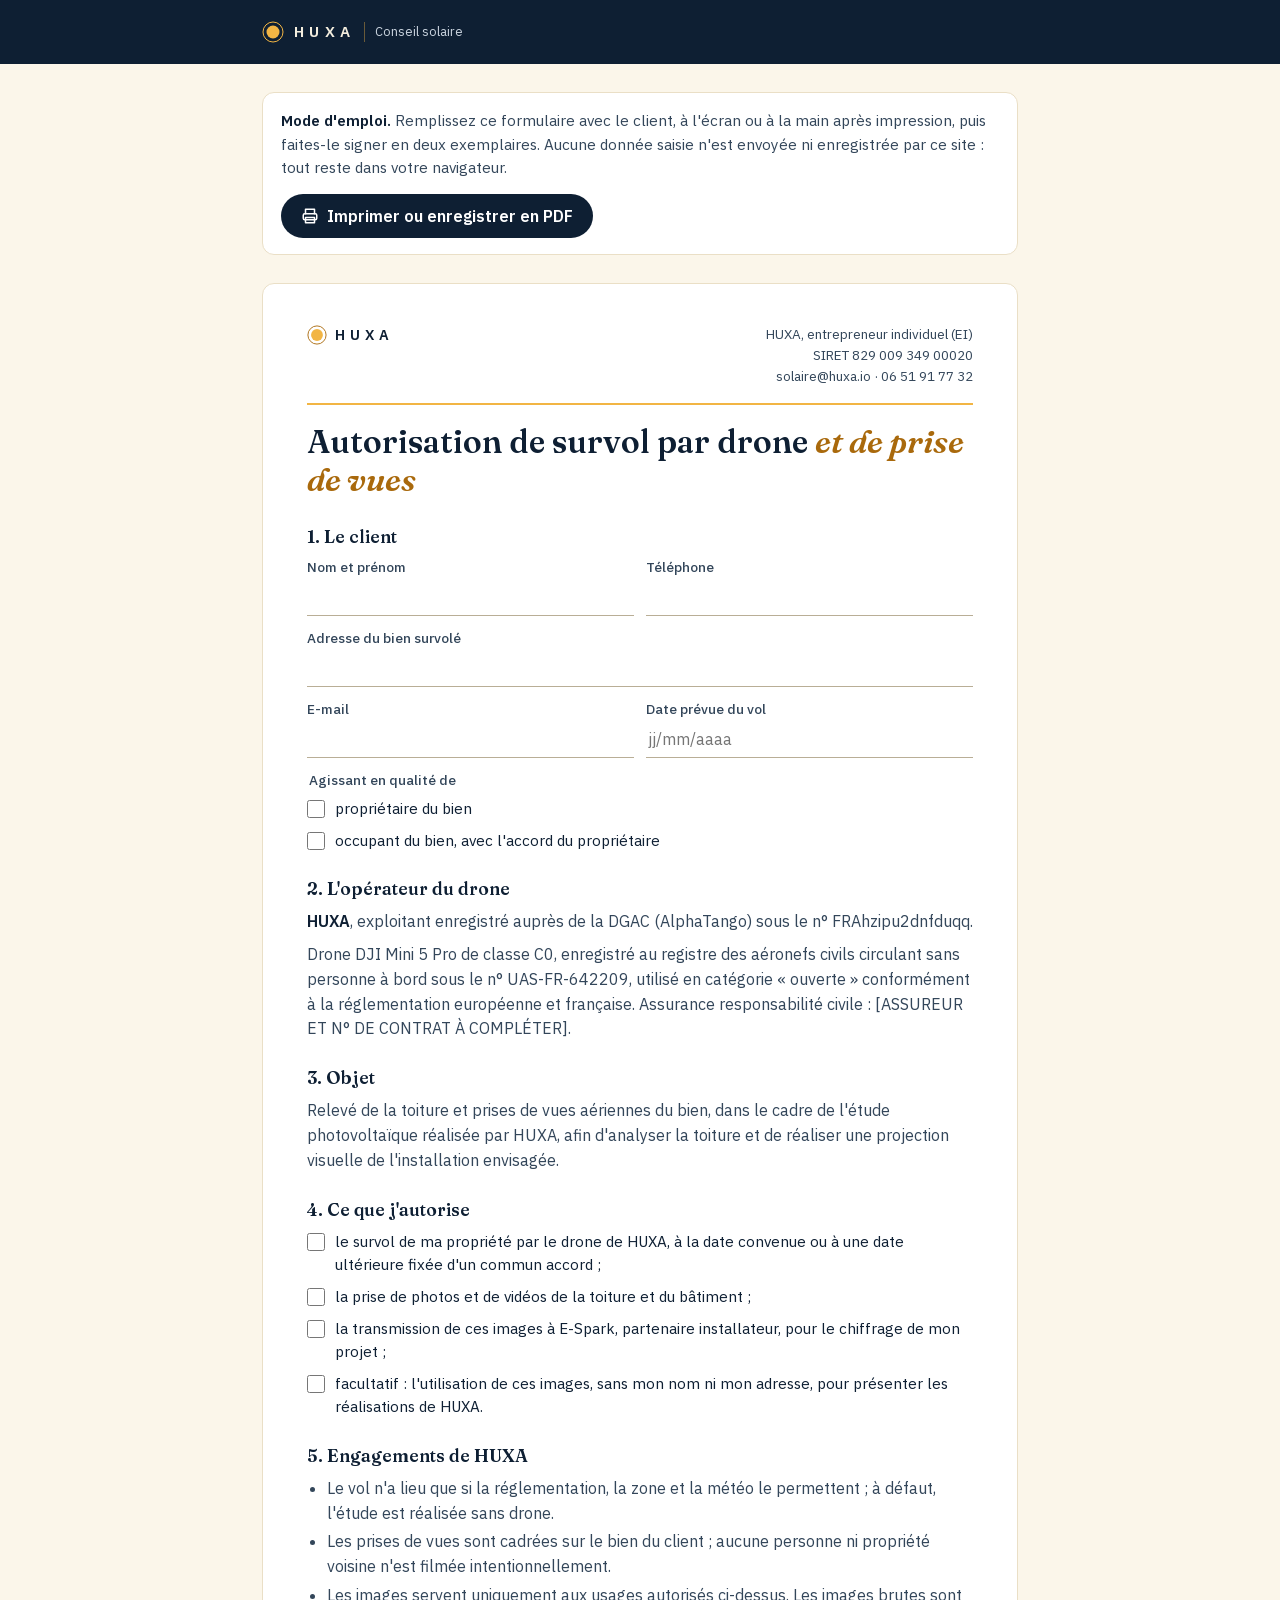
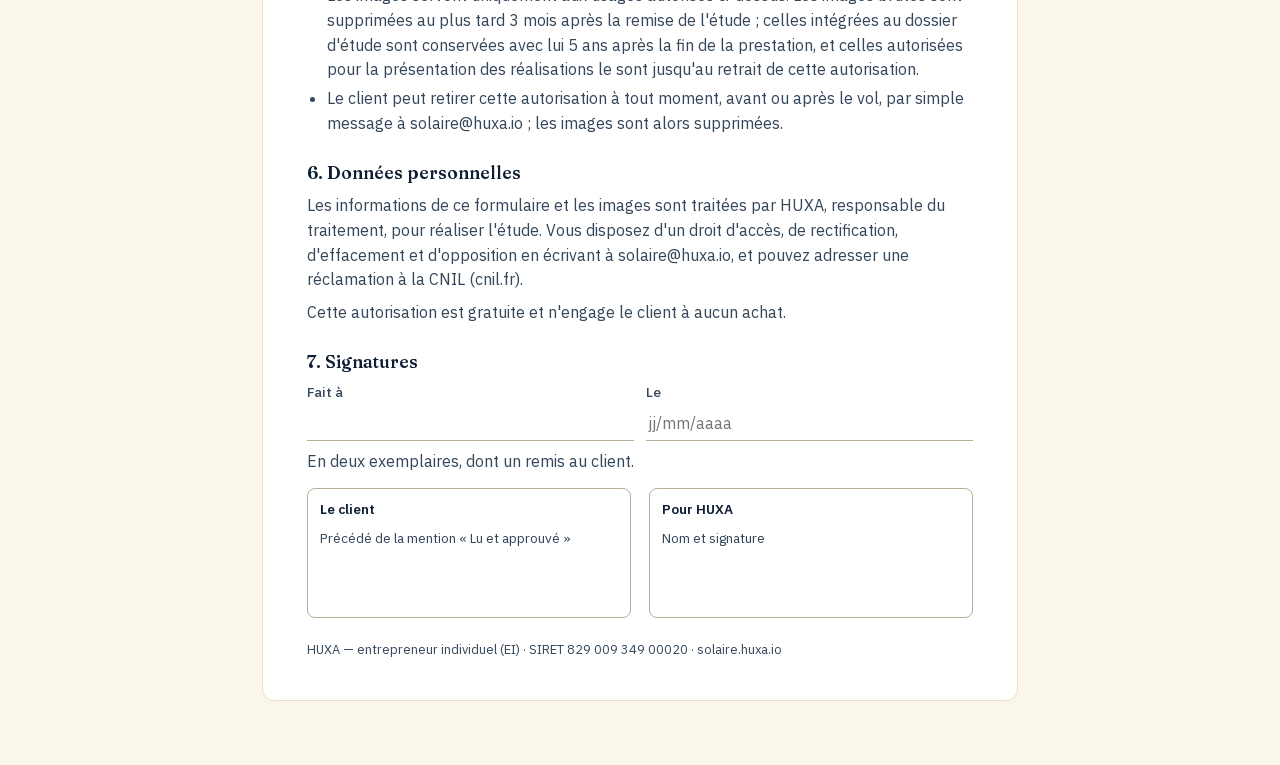
<file: autorisation-drone.html>
<!doctype html>
<html lang="fr">
<head>
<meta charset="utf-8">
<meta name="viewport" content="width=device-width, initial-scale=1">
<title>Autorisation de survol par drone – HUXA</title>
<meta name="robots" content="noindex, nofollow">
<meta name="theme-color" content="#0E1F33">
<link rel="icon" href="favicon.svg" type="image/svg+xml">
<link rel="stylesheet" href="fonts/fonts.css">
<style>
:root{
  --nuit:#0E1F33;--or:#F2B544;--or-fonce:#A9690C;--creme:#FBF6EA;
  --texte:#0E1F33;--texte2:#33465A;--clair:#F4EEDF;--clair2:#C9D3DE;--ligne:#B9AE96;
  --serif:"Fraunces",Georgia,"Times New Roman",serif;
  --sans:"IBM Plex Sans",system-ui,-apple-system,"Segoe UI",Roboto,sans-serif;
}
*,*::before,*::after{box-sizing:border-box}
html{-webkit-text-size-adjust:100%}
body{margin:0;background:var(--creme);color:var(--texte);font-family:var(--sans);font-size:1rem;line-height:1.55}
h1,h2{font-family:var(--serif);font-weight:600;line-height:1.2;margin:0}
p{margin:0}
a{color:inherit}
:focus-visible{outline:3px solid var(--or-fonce);outline-offset:2px;border-radius:3px}
.entete :focus-visible{outline-color:var(--or)}
.wrap{width:100%;max-width:820px;margin:0 auto;padding:0 20px}
.logo{display:inline-flex;align-items:center;gap:10px;text-decoration:none;color:var(--clair)}
.logo b{font-weight:600;letter-spacing:.35em;font-size:.95rem;margin-right:-.35em}
.logo small{font-size:.8rem;color:var(--clair2);padding-left:10px;margin-left:4px;border-left:1px solid rgba(242,181,68,.4)}
.entete{background:var(--nuit)}
.entete .wrap{display:flex;align-items:center;min-height:64px}

.aide{margin-top:28px;padding:16px 18px;border-radius:12px;background:#fff;border:1px solid #EADFC6;color:var(--texte2);font-size:.95rem}
.aide strong{color:var(--texte)}
.imprimer{margin-top:14px;display:inline-flex;align-items:center;gap:8px;min-height:44px;padding:10px 20px;border:0;border-radius:999px;background:var(--nuit);color:#fff;font:600 1rem var(--sans);cursor:pointer}
.imprimer:hover{background:#1D3A5A}

.doc{margin:28px 0 64px;padding:28px 22px;background:#fff;border:1px solid #EADFC6;border-radius:12px}
.doc-tete{display:flex;justify-content:space-between;align-items:flex-start;gap:16px;flex-wrap:wrap;padding-bottom:16px;border-bottom:2px solid var(--or)}
.doc-tete .marque{display:flex;align-items:center;gap:8px;font-weight:600;letter-spacing:.35em;font-size:.9rem}
.doc-tete .ref{font-size:.85rem;color:var(--texte2);text-align:right}
h1{font-size:clamp(1.5rem,5.5vw,2rem);margin-top:18px}
h1 em{font-style:italic;color:var(--or-fonce)}
h2{font-size:1.1rem;margin:26px 0 10px}
.doc p,.doc li{color:var(--texte2)}
.doc p+p{margin-top:8px}
.doc strong{color:var(--texte);font-weight:600}
ul.puces{margin:6px 0 0;padding-left:20px}
ul.puces li+li{margin-top:4px}

.champs{display:grid;gap:12px}
.champ{display:grid;gap:2px}
.champ label,.legende{font-size:.85rem;font-weight:500;color:var(--texte2)}
input[type=text],input[type=email],input[type=tel],input[type=date]{width:100%;min-height:36px;padding:4px 2px;border:0;border-bottom:1.5px solid var(--ligne);background:transparent;font:1rem var(--sans);color:var(--texte);border-radius:0}
input:focus{outline:none;border-bottom-color:var(--or-fonce);background:#FDF9EF}
fieldset{border:0;margin:0;padding:0}
.qualite{margin-top:12px}
.exemplaires{margin-top:8px}
.choix{display:grid;gap:8px;margin-top:6px}
.choix label{display:flex;gap:10px;align-items:flex-start;color:var(--texte);font-size:.95rem}
.choix input{width:18px;height:18px;margin:3px 0 0;flex:none;accent-color:var(--or-fonce)}

.signatures{display:grid;gap:18px;margin-top:14px}
.sign{border:1.5px solid var(--ligne);border-radius:8px;padding:10px 12px;min-height:130px}
.sign p{font-size:.85rem}
.sign .qui{font-weight:600;color:var(--texte)}
.pied-doc{margin-top:22px;font-size:.8rem;color:var(--texte2)}

@media (min-width:600px){
  .wrap{padding:0 32px}
  .doc{padding:40px 44px}
  .champs.deux{grid-template-columns:1fr 1fr}
  .champ.large{grid-column:1 / -1}
  .signatures{grid-template-columns:1fr 1fr}
}

@media print{
  @page{size:A4;margin:9mm 12mm}
  body{background:#fff;font-size:9.5pt;line-height:1.35}
  ::placeholder{color:transparent}
  .entete,.aide,.no-print,.pied-doc{display:none!important}
  .wrap{max-width:none;padding:0}
  .doc{margin:0;padding:0;border:0;border-radius:0}
  h1{font-size:15pt;margin-top:8px}
  h2{font-size:10.5pt;margin:7px 0 3px;break-after:avoid}
  .doc-tete{padding-bottom:8px}
  .doc p+p{margin-top:4px}
  ul.puces li+li{margin-top:1px}
  .champs.deux{grid-template-columns:1fr 1fr}
  .champ.large{grid-column:1 / -1}
  .champs{gap:3px 14px}
  .qualite{margin-top:6px}
  .choix label{line-height:1.3}
  .exemplaires{margin-top:4px}
  input[type=text],input[type=email],input[type=tel],input[type=date]{min-height:20px;padding:1px 2px;font-size:9.5pt}
  .choix{gap:2px}
  .choix label{font-size:9pt}
  .choix input{width:14px;height:14px;margin-top:1px}
  .signatures{grid-template-columns:1fr 1fr;break-inside:avoid}
  .sign{min-height:26mm;padding:6px 10px}
  .pied-doc{margin-top:10px}
  .doc-tete{-webkit-print-color-adjust:exact;print-color-adjust:exact}
}
</style>
</head>
<body>
<header class="entete">
  <div class="wrap">
    <a class="logo" href="./" aria-label="HUXA, conseil solaire — accueil">
      <svg width="22" height="22" viewBox="0 0 22 22" aria-hidden="true" focusable="false"><circle cx="11" cy="11" r="10" fill="none" stroke="#F2B544" stroke-width="1"/><circle cx="11" cy="11" r="6.5" fill="#F2B544"/></svg>
      <b>HUXA</b><small>Conseil solaire</small>
    </a>
  </div>
</header>

<main class="wrap">
  <div class="aide">
    <p><strong>Mode d'emploi.</strong> Remplissez ce formulaire avec le client, à l'écran ou à la main après impression, puis faites-le signer en deux exemplaires. Aucune donnée saisie n'est envoyée ni enregistrée par ce site&nbsp;: tout reste dans votre navigateur.</p>
    <button type="button" class="imprimer" onclick="window.print()">
      <svg width="18" height="18" viewBox="0 0 24 24" fill="none" stroke="currentColor" stroke-width="2" stroke-linecap="round" stroke-linejoin="round" aria-hidden="true" focusable="false"><path d="M6 9V3h12v6"/><rect x="3" y="9" width="18" height="8" rx="2"/><path d="M6 14h12v7H6z"/></svg>
      Imprimer ou enregistrer en PDF
    </button>
  </div>

  <article class="doc" aria-labelledby="titre-doc">
    <div class="doc-tete">
      <div class="marque">
        <svg width="20" height="20" viewBox="0 0 22 22" aria-hidden="true" focusable="false"><circle cx="11" cy="11" r="10" fill="none" stroke="#A9690C" stroke-width="1"/><circle cx="11" cy="11" r="6.5" fill="#F2B544"/></svg>
        HUXA
      </div>
      <p class="ref">HUXA, entrepreneur individuel (EI)<br>SIRET 829 009 349 00020<br>solaire@huxa.io · 06 51 91 77 32</p>
    </div>

    <h1 id="titre-doc">Autorisation de survol par drone <em>et de prise de vues</em></h1>

    <form onsubmit="return false" aria-label="Autorisation de survol par drone">
      <h2>1. Le client</h2>
      <div class="champs deux">
        <div class="champ"><label for="nom">Nom et prénom</label><input type="text" id="nom" autocomplete="off"></div>
        <div class="champ"><label for="tel">Téléphone</label><input type="tel" id="tel" autocomplete="off"></div>
        <div class="champ large"><label for="adresse">Adresse du bien survolé</label><input type="text" id="adresse" autocomplete="off"></div>
        <div class="champ"><label for="mail">E-mail</label><input type="email" id="mail" autocomplete="off"></div>
        <div class="champ"><label for="date-vol">Date prévue du vol</label><input type="text" id="date-vol" placeholder="jj/mm/aaaa" autocomplete="off"></div>
      </div>
      <fieldset class="qualite">
        <legend class="legende">Agissant en qualité de</legend>
        <div class="choix">
          <label><input type="checkbox" name="qualite"> propriétaire du bien</label>
          <label><input type="checkbox" name="qualite"> occupant du bien, avec l'accord du propriétaire</label>
        </div>
      </fieldset>

      <h2>2. L'opérateur du drone</h2>
      <p><strong>HUXA</strong>, exploitant enregistré auprès de la DGAC (AlphaTango) sous le n°&nbsp;FRAhzipu2dnfduqq.</p>
      <p>Drone DJI Mini 5 Pro de classe C0, enregistré au registre des aéronefs civils circulant sans personne à bord sous le n°&nbsp;UAS-FR-642209, utilisé en catégorie «&nbsp;ouverte&nbsp;» conformément à la réglementation européenne et française. Assurance responsabilité civile&nbsp;: [ASSUREUR ET N° DE CONTRAT À COMPLÉTER].</p>

      <h2>3. Objet</h2>
      <p>Relevé de la toiture et prises de vues aériennes du bien, dans le cadre de l'étude photovoltaïque réalisée par HUXA, afin d'analyser la toiture et de réaliser une projection visuelle de l'installation envisagée.</p>

      <h2>4. Ce que j'autorise</h2>
      <div class="choix">
        <label><input type="checkbox"> le survol de ma propriété par le drone de HUXA, à la date convenue ou à une date ultérieure fixée d'un commun accord&nbsp;;</label>
        <label><input type="checkbox"> la prise de photos et de vidéos de la toiture et du bâtiment&nbsp;;</label>
        <label><input type="checkbox"> la transmission de ces images à E-Spark, partenaire installateur, pour le chiffrage de mon projet&nbsp;;</label>
        <label><input type="checkbox"> <span>facultatif&nbsp;: l'utilisation de ces images, sans mon nom ni mon adresse, pour présenter les réalisations de HUXA.</span></label>
      </div>

      <h2>5. Engagements de HUXA</h2>
      <ul class="puces">
        <li>Le vol n'a lieu que si la réglementation, la zone et la météo le permettent&nbsp;; à défaut, l'étude est réalisée sans drone.</li>
        <li>Les prises de vues sont cadrées sur le bien du client&nbsp;; aucune personne ni propriété voisine n'est filmée intentionnellement.</li>
        <li>Les images servent uniquement aux usages autorisés ci-dessus. Les images brutes sont supprimées au plus tard 3&nbsp;mois après la remise de l'étude&nbsp;; celles intégrées au dossier d'étude sont conservées avec lui 5&nbsp;ans après la fin de la prestation, et celles autorisées pour la présentation des réalisations le sont jusqu'au retrait de cette autorisation.</li>
        <li>Le client peut retirer cette autorisation à tout moment, avant ou après le vol, par simple message à solaire@huxa.io&nbsp;; les images sont alors supprimées.</li>
      </ul>

      <h2>6. Données personnelles</h2>
      <p>Les informations de ce formulaire et les images sont traitées par HUXA, responsable du traitement, pour réaliser l'étude. Vous disposez d'un droit d'accès, de rectification, d'effacement et d'opposition en écrivant à solaire@huxa.io, et pouvez adresser une réclamation à la CNIL (cnil.fr).</p>
      <p>Cette autorisation est gratuite et n'engage le client à aucun achat.</p>

      <h2>7. Signatures</h2>
      <div class="champs deux">
        <div class="champ"><label for="lieu">Fait à</label><input type="text" id="lieu" autocomplete="off"></div>
        <div class="champ"><label for="date-sign">Le</label><input type="text" id="date-sign" placeholder="jj/mm/aaaa" autocomplete="off"></div>
      </div>
      <p class="exemplaires">En deux exemplaires, dont un remis au client.</p>
      <div class="signatures">
        <div class="sign"><p class="qui">Le client</p><p>Précédé de la mention «&nbsp;Lu et approuvé&nbsp;»</p></div>
        <div class="sign"><p class="qui">Pour HUXA</p><p>Nom et signature</p></div>
      </div>
    </form>

    <p class="pied-doc">HUXA — entrepreneur individuel (EI) · SIRET 829 009 349 00020 · solaire.huxa.io</p>
  </article>
</main>
</body>
</html>
</file>
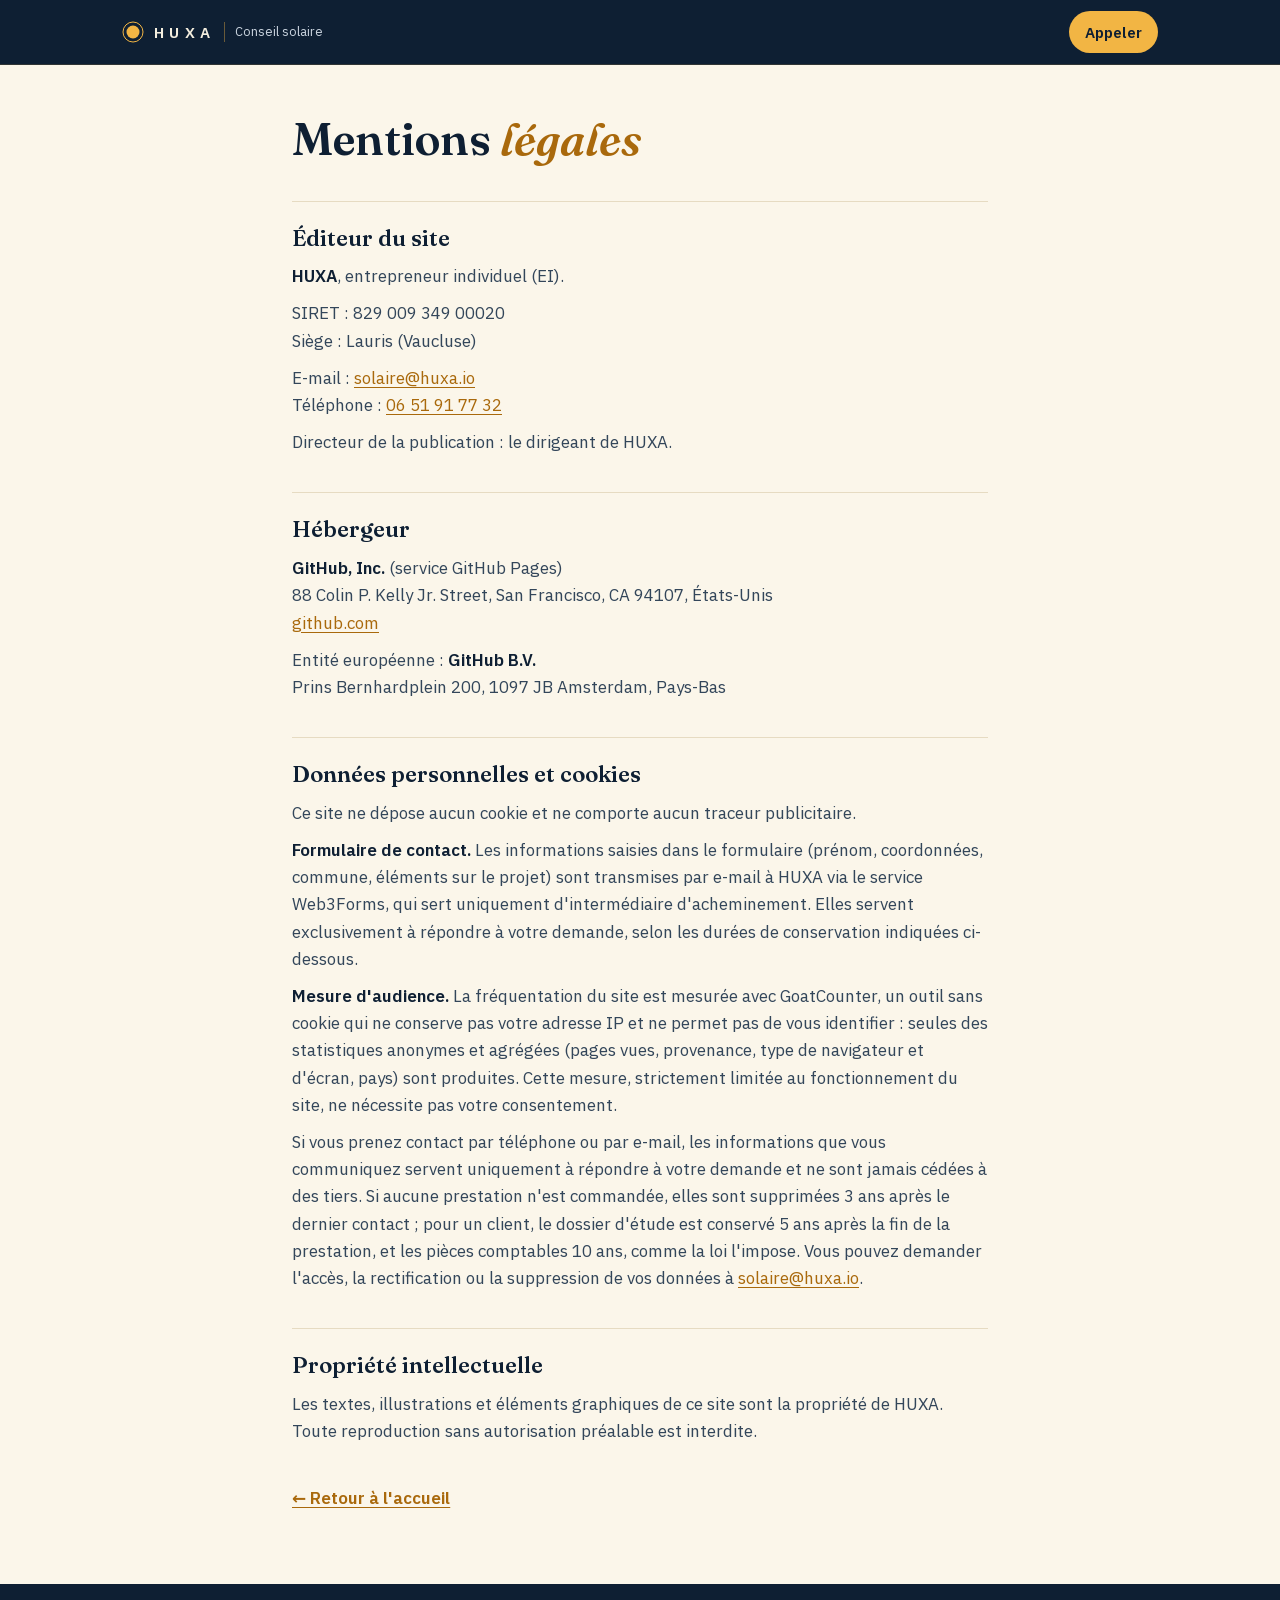
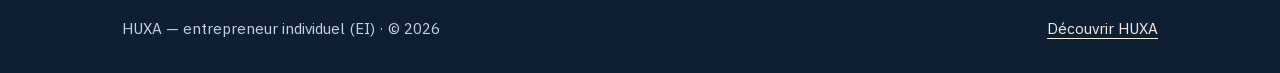
<file: mentions-legales.html>
<!doctype html>
<html lang="fr">
<head>
<meta charset="utf-8">
<meta name="viewport" content="width=device-width, initial-scale=1">
<title>Mentions légales – HUXA</title>
<meta name="description" content="Mentions légales du site solaire.huxa.io : éditeur, hébergeur et données personnelles.">
<link rel="canonical" href="https://solaire.huxa.io/mentions-legales.html">
<meta name="theme-color" content="#0E1F33">
<link rel="icon" href="favicon.svg" type="image/svg+xml">
<link rel="stylesheet" href="fonts/fonts.css">
<style>
:root{
  --nuit:#0E1F33;--or:#F2B544;--or-fonce:#A9690C;--creme:#FBF6EA;
  --texte:#0E1F33;--texte2:#33465A;--terre:#C2643F;--clair:#F4EEDF;--clair2:#C9D3DE;
  --serif:"Fraunces",Georgia,"Times New Roman",serif;
  --sans:"IBM Plex Sans",system-ui,-apple-system,"Segoe UI",Roboto,sans-serif;
}
*,*::before,*::after{box-sizing:border-box}
html{-webkit-text-size-adjust:100%}
body{margin:0;background:var(--creme);color:var(--texte);font-family:var(--sans);font-size:1.0625rem;line-height:1.6}
h1,h2{font-family:var(--serif);font-weight:600;line-height:1.15;margin:0}
p{margin:0}
a{color:inherit}
:focus-visible{outline:3px solid var(--or);outline-offset:3px;border-radius:4px}
main :focus-visible{outline-color:var(--or-fonce)}
.wrap{width:100%;max-width:1100px;margin:0 auto;padding:0 20px}
.skip{position:absolute;left:-999px;top:0;background:var(--or);color:var(--nuit);padding:10px 16px;z-index:10;font-weight:600}
.skip:focus{left:12px;top:12px}
.logo{display:inline-flex;align-items:center;gap:10px;text-decoration:none;color:var(--clair)}
.logo b{font-weight:600;letter-spacing:.35em;font-size:.95rem;margin-right:-.35em}
.logo small{font-size:.8rem;color:var(--clair2);padding-left:10px;margin-left:4px;border-left:1px solid rgba(242,181,68,.4)}
.btn{display:inline-flex;align-items:center;gap:10px;min-height:42px;padding:8px 16px;border-radius:999px;font-weight:600;text-decoration:none;font-size:.95rem;background:var(--or);color:var(--nuit)}
.btn:hover{background:#F7C76A}
.entete{background:var(--nuit);border-bottom:1px solid rgba(242,181,68,.15)}
.entete .wrap{display:flex;align-items:center;justify-content:space-between;gap:12px;min-height:64px}
main .wrap{max-width:760px;padding-top:48px;padding-bottom:72px}
h1{font-size:clamp(2rem,7vw,2.8rem)}
h1 em{font-style:italic;color:var(--or-fonce)}
section{margin-top:36px;padding-top:24px;border-top:1px solid #E6DBC2}
h2{font-size:1.4rem;margin-bottom:12px}
section p+p{margin-top:10px}
section p{color:var(--texte2)}
section strong{color:var(--texte);font-weight:600}
main a{color:var(--or-fonce);text-underline-offset:3px}
.retour{display:inline-block;margin-top:40px;font-weight:600}
.pied{background:var(--nuit);color:var(--clair2);padding:32px 0;font-size:.95rem}
.pied .wrap{display:flex;flex-wrap:wrap;align-items:center;justify-content:space-between;gap:16px}
.pied a{color:var(--clair);text-underline-offset:4px}
@media (max-width:380px){.logo{gap:8px}.logo small{font-size:.72rem;padding-left:8px;margin-left:2px}.entete .btn{padding:8px 14px}}
@media (min-width:600px){.wrap{padding-left:32px;padding-right:32px}}
</style>
</head>
<body>
<a class="skip" href="#contenu">Aller au contenu</a>
<header class="entete">
  <div class="wrap">
    <a class="logo" href="./" aria-label="HUXA, conseil solaire — accueil">
      <svg width="22" height="22" viewBox="0 0 22 22" aria-hidden="true" focusable="false"><circle cx="11" cy="11" r="10" fill="none" stroke="#F2B544" stroke-width="1"/><circle cx="11" cy="11" r="6.5" fill="#F2B544"/></svg>
      <b>HUXA</b><small>Conseil solaire</small>
    </a>
    <a class="btn" href="tel:+33651917732" aria-label="Appeler le 06 51 91 77 32">Appeler</a>
  </div>
</header>

<main id="contenu">
  <div class="wrap">
    <h1>Mentions <em>légales</em></h1>

    <section aria-labelledby="editeur">
      <h2 id="editeur">Éditeur du site</h2>
      <p><strong>HUXA</strong>, entrepreneur individuel (EI).</p>
      <p>SIRET&nbsp;: 829&nbsp;009&nbsp;349&nbsp;00020<br>
      Siège&nbsp;: Lauris (Vaucluse)</p>
      <p>E-mail&nbsp;: <a href="mailto:solaire@huxa.io">solaire@huxa.io</a><br>
      Téléphone&nbsp;: <a href="tel:+33651917732">06 51 91 77 32</a></p>
      <p>Directeur de la publication&nbsp;: le dirigeant de HUXA.</p>
    </section>

    <section aria-labelledby="hebergeur">
      <h2 id="hebergeur">Hébergeur</h2>
      <p><strong>GitHub, Inc.</strong> (service GitHub Pages)<br>
      88 Colin P. Kelly Jr. Street, San Francisco, CA 94107, États-Unis<br>
      <a href="https://github.com">github.com</a></p>
      <p>Entité européenne&nbsp;: <strong>GitHub B.V.</strong><br>
      Prins Bernhardplein 200, 1097 JB Amsterdam, Pays-Bas</p>
    </section>

    <section aria-labelledby="donnees">
      <h2 id="donnees">Données personnelles et cookies</h2>
      <p>Ce site ne dépose aucun cookie et ne comporte aucun traceur publicitaire.</p>
      <p><strong>Formulaire de contact.</strong> Les informations saisies dans le formulaire (prénom, coordonnées, commune, éléments sur le projet) sont transmises par e-mail à HUXA via le service Web3Forms, qui sert uniquement d'intermédiaire d'acheminement. Elles servent exclusivement à répondre à votre demande, selon les durées de conservation indiquées ci-dessous.</p>
      <p><strong>Mesure d'audience.</strong> La fréquentation du site est mesurée avec GoatCounter, un outil sans cookie qui ne conserve pas votre adresse IP et ne permet pas de vous identifier&nbsp;: seules des statistiques anonymes et agrégées (pages vues, provenance, type de navigateur et d'écran, pays) sont produites. Cette mesure, strictement limitée au fonctionnement du site, ne nécessite pas votre consentement.</p>
      <p>Si vous prenez contact par téléphone ou par e-mail, les informations que vous communiquez servent uniquement à répondre à votre demande et ne sont jamais cédées à des tiers. Si aucune prestation n'est commandée, elles sont supprimées 3&nbsp;ans après le dernier contact&nbsp;; pour un client, le dossier d'étude est conservé 5&nbsp;ans après la fin de la prestation, et les pièces comptables 10&nbsp;ans, comme la loi l'impose. Vous pouvez demander l'accès, la rectification ou la suppression de vos données à <a href="mailto:solaire@huxa.io">solaire@huxa.io</a>.</p>
    </section>

    <section aria-labelledby="propriete">
      <h2 id="propriete">Propriété intellectuelle</h2>
      <p>Les textes, illustrations et éléments graphiques de ce site sont la propriété de HUXA. Toute reproduction sans autorisation préalable est interdite.</p>
    </section>

    <a class="retour" href="./">← Retour à l'accueil</a>
  </div>
</main>

<footer class="pied">
  <div class="wrap">
    <p>HUXA — entrepreneur individuel (EI) · © <span id="annee">2026</span></p>
    <a href="https://huxa.io">Découvrir HUXA</a>
  </div>
</footer>
<script>document.getElementById("annee").textContent=new Date().getFullYear();</script>
<script data-goatcounter="https://huxa-solaire.goatcounter.com/count" async src="https://gc.zgo.at/count.js"></script>
</body>
</html>
</file>
<file: fonts/fonts.css>
/* Polices hébergées sur le site (sous-ensemble latin), licence SIL Open Font License 1.1 : Fraunces (Undercase Type), IBM Plex Sans (IBM) */
@font-face{font-family:"Fraunces";font-style:italic;font-weight:600 700;font-display:swap;src:url(fraunces-italic.woff2) format("woff2");unicode-range:U+0000-00FF, U+0131, U+0152-0153, U+02BB-02BC, U+02C6, U+02DA, U+02DC, U+0304, U+0308, U+0329, U+2000-206F, U+20AC, U+2122, U+2191, U+2193, U+2212, U+2215, U+FEFF, U+FFFD}
@font-face{font-family:"Fraunces";font-style:normal;font-weight:600 700;font-display:swap;src:url(fraunces-normal.woff2) format("woff2");unicode-range:U+0000-00FF, U+0131, U+0152-0153, U+02BB-02BC, U+02C6, U+02DA, U+02DC, U+0304, U+0308, U+0329, U+2000-206F, U+20AC, U+2122, U+2191, U+2193, U+2212, U+2215, U+FEFF, U+FFFD}
@font-face{font-family:"IBM Plex Sans";font-style:normal;font-weight:400 600;font-display:swap;src:url(ibm-plex-sans.woff2) format("woff2");unicode-range:U+0000-00FF, U+0131, U+0152-0153, U+02BB-02BC, U+02C6, U+02DA, U+02DC, U+0304, U+0308, U+0329, U+2000-206F, U+20AC, U+2122, U+2191, U+2193, U+2212, U+2215, U+FEFF, U+FFFD}
</file>
